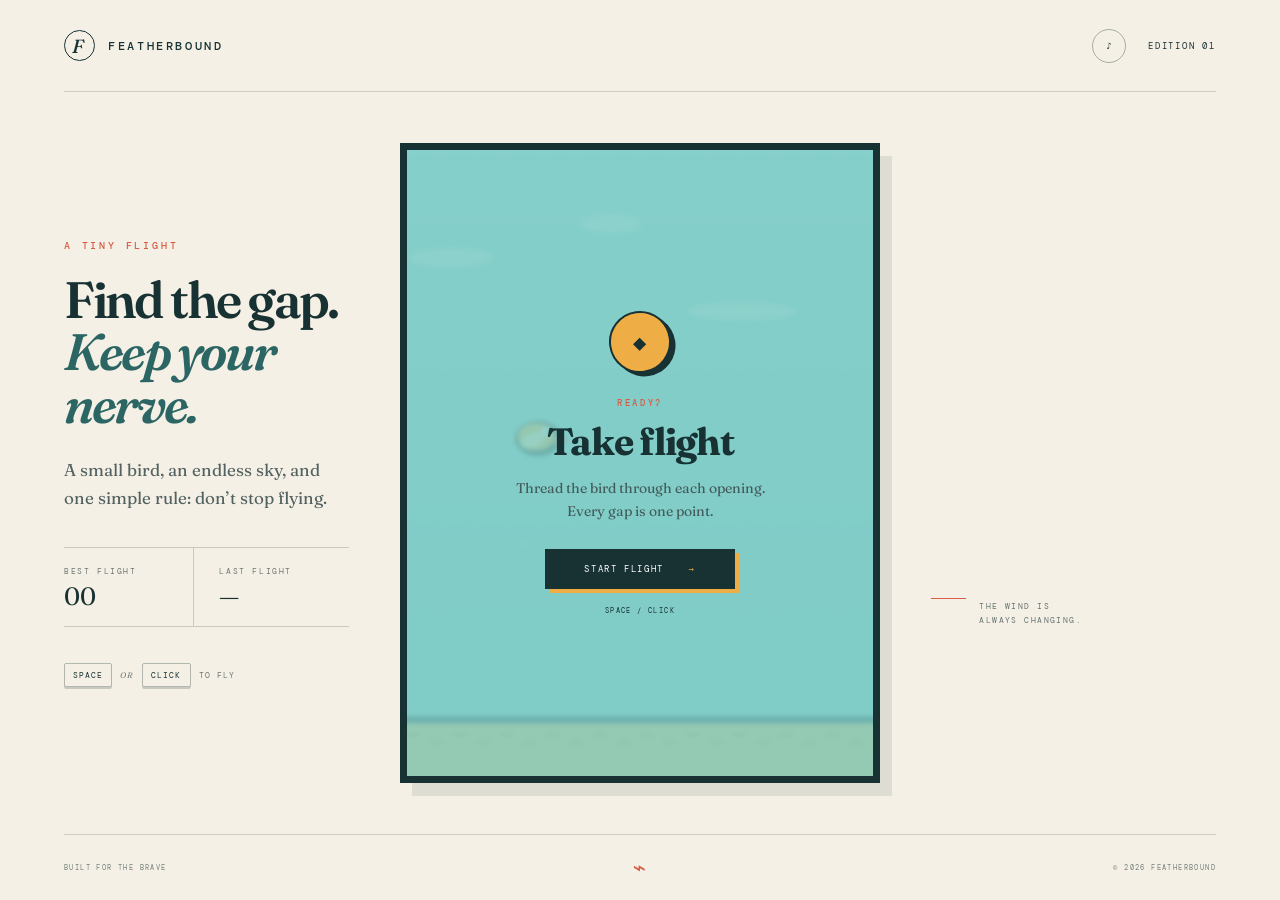
<file: index.html>
<!doctype html>
<html lang="en">
<head>
  <meta charset="utf-8">
  <meta name="viewport" content="width=device-width, initial-scale=1">
  <meta name="theme-color" content="#8bd8d4">
  <title>Featherbound — A Tiny Flight</title>
  <link rel="preconnect" href="https://fonts.googleapis.com">
  <link rel="preconnect" href="https://fonts.gstatic.com" crossorigin>
  <link href="https://fonts.googleapis.com/css2?family=DM+Mono:wght@400;500&family=Fraunces:opsz,wght@9..144,600;9..144,700&display=swap" rel="stylesheet">
  <link rel="stylesheet" href="flappy.css">
</head>
<body>
  <main class="page-shell">
    <header class="site-header">
      <a class="brand" href="#" aria-label="Featherbound home">
        <span class="brand-mark" aria-hidden="true">F</span>
        <span>FEATHERBOUND</span>
      </a>
      <div class="header-actions">
        <button class="icon-button" id="soundButton" type="button" aria-label="Mute sound" aria-pressed="false">
          <span id="soundIcon" aria-hidden="true">♪</span>
        </button>
        <span class="edition">EDITION 01</span>
      </div>
    </header>

    <section class="game-layout" aria-labelledby="gameTitle">
      <aside class="intro-panel">
        <p class="eyebrow">A TINY FLIGHT</p>
        <h1 id="gameTitle">Find the gap.<br><em>Keep your nerve.</em></h1>
        <p class="intro-copy">A small bird, an endless sky, and one simple rule: don’t stop flying.</p>

        <dl class="score-card">
          <div>
            <dt>BEST FLIGHT</dt>
            <dd id="bestScore">00</dd>
          </div>
          <div>
            <dt>LAST FLIGHT</dt>
            <dd id="lastScore">—</dd>
          </div>
        </dl>

        <div class="controls-note">
          <span class="key">SPACE</span>
          <span class="or">OR</span>
          <span class="key">CLICK</span>
          <span>TO FLY</span>
        </div>
      </aside>

      <div class="game-frame" id="gameFrame">
        <canvas id="gameCanvas" width="480" height="640" aria-label="Featherbound game area"></canvas>
        <div class="game-overlay" id="gameOverlay">
          <div class="bird-emblem" aria-hidden="true"><span>◆</span></div>
          <p class="overlay-kicker" id="overlayKicker">READY?</p>
          <h2 id="overlayTitle">Take flight</h2>
          <p id="overlayCopy">Thread the bird through each opening.<br>Every gap is one point.</p>
          <button class="start-button" id="startButton" type="button">START FLIGHT <span>→</span></button>
          <p class="overlay-hint">SPACE / CLICK</p>
        </div>
        <button class="pause-button" id="pauseButton" type="button" aria-label="Pause game">Ⅱ</button>
      </div>

      <aside class="side-note" aria-label="Game hint">
        <span class="note-line"></span>
        <p>THE WIND IS<br>ALWAYS CHANGING.</p>
      </aside>
    </section>

    <footer>
      <span>BUILT FOR THE BRAVE</span>
      <span class="footer-bird" aria-hidden="true">⌁</span>
      <span>© 2026 FEATHERBOUND</span>
    </footer>
  </main>
  <script src="flappy.js"></script>
</body>
</html>
</file>
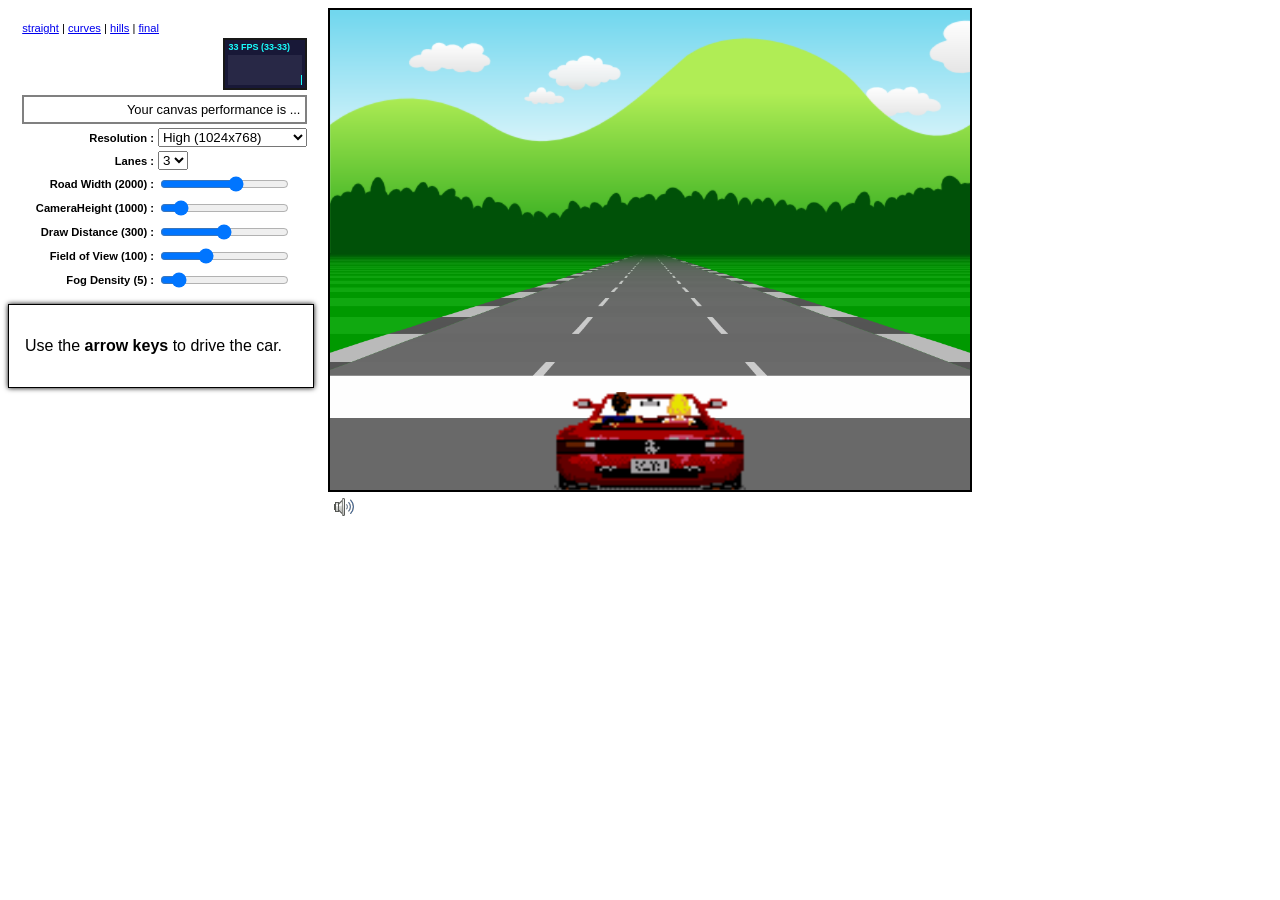
<file: v1.straight.html>
<!DOCTYPE html> 

<html>
<head>
  <title>Javascript Racer - v1 (straight)</title>
  <meta http-equiv="Content-Type" content="text/html; charset=utf-8"/>
  <link href="common.css" rel="stylesheet" type="text/css" />
</head> 

<body> 

  <table id="controls">
    <tr>
      <td colspan="2">
        <a href='v1.straight.html'>straight</a> |
        <a href='v2.curves.html'>curves</a>     |
        <a href='v3.hills.html'>hills</a>       |
        <a href='v4.final.html'>final</a>
      </td>
    </tr>
    <tr><td id="fps" colspan="2" align="right"></td></tr>
    <tr>
      <th><label for="resolution">Resolution :</label></th>
      <td>
        <select id="resolution" style="width:100%">
          <option value='fine'>Fine (1280x960)</option>
          <option selected value='high'>High (1024x768)</option>
          <option value='medium'>Medium (640x480)</option>
          <option value='low'>Low (480x360)</option>
        </select>
      </td>
    </tr>
    <tr>
      <th><label for="lanes">Lanes :</label></th>
      <td>
        <select id="lanes">
          <option>1</option>
          <option>2</option>
          <option selected>3</option>
          <option>4</option>
        </select>
      </td>
    </tr>
    <tr>
      <th><label for="roadWidth">Road Width (<span id="currentRoadWidth"></span>) :</label></th>
      <td><input id="roadWidth" type='range' min='500' max='3000' title="integer (500-3000)"></td>
    </tr>
    <tr>
      <th><label for="cameraHeight">CameraHeight (<span id="currentCameraHeight"></span>) :</label></th>
      <td><input id="cameraHeight" type='range' min='500' max='5000' title="integer (500-5000)"></td>
    </tr>
    <tr>
      <th><label for="drawDistance">Draw Distance (<span id="currentDrawDistance"></span>) :</label></th>
      <td><input id="drawDistance" type='range' min='100' max='500' title="integer (100-500)"></td>
    </tr>
    <tr>
      <th><label for="fieldOfView">Field of View (<span id="currentFieldOfView"></span>) :</label></th>
      <td><input id="fieldOfView" type='range' min='80' max='140' title="integer (80-140)"></td>
    </tr>
    <tr>
      <th><label for="fogDensity">Fog Density (<span id="currentFogDensity"></span>) :</label></th>
      <td><input id="fogDensity" type='range' min='0' max='50' title="integer (0-50)"></td>
    </tr>
  </table>

  <div id='instructions'>
    <p>Use the <b>arrow keys</b> to drive the car.</p>
  </div>

  <div id="racer">
    <canvas id="canvas">
      Sorry, this example cannot be run because your browser does not support the &lt;canvas&gt; element
    </canvas>
    Loading...
  </div>

  <audio id='music'>
    <source src="music/racer.ogg">
    <source src="music/racer.mp3">
  </audio>
  <span id="mute"></span>

  <script src="stats.js"></script>
  <script src="common.js"></script>
  <script>

    var fps           = 60;                      // how many 'update' frames per second
    var step          = 1/fps;                   // how long is each frame (in seconds)
    var width         = 1024;                    // logical canvas width
    var height        = 768;                     // logical canvas height
    var segments      = [];                      // array of road segments
    var stats         = Game.stats('fps');       // mr.doobs FPS counter
    var canvas        = Dom.get('canvas');       // our canvas...
    var ctx           = canvas.getContext('2d'); // ...and its drawing context
    var background    = null;                    // our background image (loaded below)
    var sprites       = null;                    // our spritesheet (loaded below)
    var resolution    = null;                    // scaling factor to provide resolution independence (computed)
    var roadWidth     = 2000;                    // actually half the roads width, easier math if the road spans from -roadWidth to +roadWidth
    var segmentLength = 200;                     // length of a single segment
    var rumbleLength  = 3;                       // number of segments per red/white rumble strip
    var trackLength   = null;                    // z length of entire track (computed)
    var lanes         = 3;                       // number of lanes
    var fieldOfView   = 100;                     // angle (degrees) for field of view
    var cameraHeight  = 1000;                    // z height of camera
    var cameraDepth   = null;                    // z distance camera is from screen (computed)
    var drawDistance  = 300;                     // number of segments to draw
    var playerX       = 0;                       // player x offset from center of road (-1 to 1 to stay independent of roadWidth)
    var playerZ       = null;                    // player relative z distance from camera (computed)
    var fogDensity    = 5;                       // exponential fog density
    var position      = 0;                       // current camera Z position (add playerZ to get player's absolute Z position)
    var speed         = 0;                       // current speed
    var maxSpeed      = segmentLength/step;      // top speed (ensure we can't move more than 1 segment in a single frame to make collision detection easier)
    var accel         =  maxSpeed/5;             // acceleration rate - tuned until it 'felt' right
    var breaking      = -maxSpeed;               // deceleration rate when braking
    var decel         = -maxSpeed/5;             // 'natural' deceleration rate when neither accelerating, nor braking
    var offRoadDecel  = -maxSpeed/2;             // off road deceleration is somewhere in between
    var offRoadLimit  =  maxSpeed/4;             // limit when off road deceleration no longer applies (e.g. you can always go at least this speed even when off road)

    var keyLeft       = false;
    var keyRight      = false;
    var keyFaster     = false;
    var keySlower     = false;

    //=========================================================================
    // UPDATE THE GAME WORLD
    //=========================================================================

    function update(dt) {

      position = Util.increase(position, dt * speed, trackLength);

      var dx = dt * 2 * (speed/maxSpeed); // at top speed, should be able to cross from left to right (-1 to 1) in 1 second

      if (keyLeft)
        playerX = playerX - dx;
      else if (keyRight)
        playerX = playerX + dx;

      if (keyFaster)
        speed = Util.accelerate(speed, accel, dt);
      else if (keySlower)
        speed = Util.accelerate(speed, breaking, dt);
      else
        speed = Util.accelerate(speed, decel, dt);

      if (((playerX < -1) || (playerX > 1)) && (speed > offRoadLimit))
        speed = Util.accelerate(speed, offRoadDecel, dt);

      playerX = Util.limit(playerX, -2, 2);     // dont ever let player go too far out of bounds
      speed   = Util.limit(speed, 0, maxSpeed); // or exceed maxSpeed

    }

    //=========================================================================
    // RENDER THE GAME WORLD
    //=========================================================================

    function render() {

      var baseSegment = findSegment(position);
      var maxy        = height;

      ctx.clearRect(0, 0, width, height);

      Render.background(ctx, background, width, height, BACKGROUND.SKY);
      Render.background(ctx, background, width, height, BACKGROUND.HILLS);
      Render.background(ctx, background, width, height, BACKGROUND.TREES);

      var n, segment;

      for(n = 0 ; n < drawDistance ; n++) {

        segment        = segments[(baseSegment.index + n) % segments.length];
        segment.looped = segment.index < baseSegment.index;
        segment.fog    = Util.exponentialFog(n/drawDistance, fogDensity);

        Util.project(segment.p1, (playerX * roadWidth), cameraHeight, position - (segment.looped ? trackLength : 0), cameraDepth, width, height, roadWidth);
        Util.project(segment.p2, (playerX * roadWidth), cameraHeight, position - (segment.looped ? trackLength : 0), cameraDepth, width, height, roadWidth);

        if ((segment.p1.camera.z <= cameraDepth) || // behind us
            (segment.p2.screen.y >= maxy))          // clip by (already rendered) segment
          continue;

        Render.segment(ctx, width, lanes,
                       segment.p1.screen.x,
                       segment.p1.screen.y,
                       segment.p1.screen.w,
                       segment.p2.screen.x,
                       segment.p2.screen.y,
                       segment.p2.screen.w,
                       segment.fog,
                       segment.color);

        maxy = segment.p2.screen.y;
      }

      Render.player(ctx, width, height, resolution, roadWidth, sprites, speed/maxSpeed,
                    cameraDepth/playerZ,
                    width/2,
                    height,
                    speed * (keyLeft ? -1 : keyRight ? 1 : 0),
                    0);
    }

    //=========================================================================
    // BUILD ROAD GEOMETRY
    //=========================================================================

    function resetRoad() {
      segments = [];
      for(var n = 0 ; n < 500 ; n++) {
        segments.push({
           index: n,
           p1: { world: { z:  n   *segmentLength }, camera: {}, screen: {} },
           p2: { world: { z: (n+1)*segmentLength }, camera: {}, screen: {} },
           color: Math.floor(n/rumbleLength)%2 ? COLORS.DARK : COLORS.LIGHT
        });
      }

      segments[findSegment(playerZ).index + 2].color = COLORS.START;
      segments[findSegment(playerZ).index + 3].color = COLORS.START;
      for(var n = 0 ; n < rumbleLength ; n++)
        segments[segments.length-1-n].color = COLORS.FINISH;

      trackLength = segments.length * segmentLength;
    }

    function findSegment(z) {
      return segments[Math.floor(z/segmentLength) % segments.length];
    }

    //=========================================================================
    // THE GAME LOOP
    //=========================================================================

    Game.run({
      canvas: canvas, render: render, update: update, stats: stats, step: step,
      images: ["background", "sprites"],
      keys: [
        { keys: [KEY.LEFT,  KEY.A], mode: 'down', action: function() { keyLeft   = true;  } },
        { keys: [KEY.RIGHT, KEY.D], mode: 'down', action: function() { keyRight  = true;  } },
        { keys: [KEY.UP,    KEY.W], mode: 'down', action: function() { keyFaster = true;  } },
        { keys: [KEY.DOWN,  KEY.S], mode: 'down', action: function() { keySlower = true;  } },
        { keys: [KEY.LEFT,  KEY.A], mode: 'up',   action: function() { keyLeft   = false; } },
        { keys: [KEY.RIGHT, KEY.D], mode: 'up',   action: function() { keyRight  = false; } },
        { keys: [KEY.UP,    KEY.W], mode: 'up',   action: function() { keyFaster = false; } },
        { keys: [KEY.DOWN,  KEY.S], mode: 'up',   action: function() { keySlower = false; } }
      ],
      ready: function(images) {
        background = images[0];
        sprites    = images[1];
        reset();
      }
    });

    function reset(options) {
      options       = options || {};
      canvas.width  = width  = Util.toInt(options.width,          width);
      canvas.height = height = Util.toInt(options.height,         height);
      lanes                  = Util.toInt(options.lanes,          lanes);
      roadWidth              = Util.toInt(options.roadWidth,      roadWidth);
      cameraHeight           = Util.toInt(options.cameraHeight,   cameraHeight);
      drawDistance           = Util.toInt(options.drawDistance,   drawDistance);
      fogDensity             = Util.toInt(options.fogDensity,     fogDensity);
      fieldOfView            = Util.toInt(options.fieldOfView,    fieldOfView);
      segmentLength          = Util.toInt(options.segmentLength,  segmentLength);
      rumbleLength           = Util.toInt(options.rumbleLength,   rumbleLength);
      cameraDepth            = 1 / Math.tan((fieldOfView/2) * Math.PI/180);
      playerZ                = (cameraHeight * cameraDepth);
      resolution             = height/480;
      refreshTweakUI();

      if ((segments.length==0) || (options.segmentLength) || (options.rumbleLength))
        resetRoad(); // only rebuild road when necessary
    }

    //=========================================================================
    // TWEAK UI HANDLERS
    //=========================================================================

    Dom.on('resolution', 'change', function(ev) {
      var w, h, ratio;
      switch(ev.target.options[ev.target.selectedIndex].value) {
        case 'fine':   w = 1280; h = 960;  ratio=w/width; break;
        case 'high':   w = 1024; h = 768;  ratio=w/width; break;
        case 'medium': w = 640;  h = 480;  ratio=w/width; break;
        case 'low':    w = 480;  h = 360;  ratio=w/width; break;
      }
      reset({ width: w, height: h })
      Dom.blur(ev);
    });

    Dom.on('lanes',          'change', function(ev) { Dom.blur(ev); reset({ lanes:         ev.target.options[ev.target.selectedIndex].value }); });
    Dom.on('roadWidth',      'change', function(ev) { Dom.blur(ev); reset({ roadWidth:     Util.limit(Util.toInt(ev.target.value), Util.toInt(ev.target.getAttribute('min')), Util.toInt(ev.target.getAttribute('max'))) }); });
    Dom.on('cameraHeight',   'change', function(ev) { Dom.blur(ev); reset({ cameraHeight:  Util.limit(Util.toInt(ev.target.value), Util.toInt(ev.target.getAttribute('min')), Util.toInt(ev.target.getAttribute('max'))) }); });
    Dom.on('drawDistance',   'change', function(ev) { Dom.blur(ev); reset({ drawDistance:  Util.limit(Util.toInt(ev.target.value), Util.toInt(ev.target.getAttribute('min')), Util.toInt(ev.target.getAttribute('max'))) }); });
    Dom.on('fieldOfView',    'change', function(ev) { Dom.blur(ev); reset({ fieldOfView:   Util.limit(Util.toInt(ev.target.value), Util.toInt(ev.target.getAttribute('min')), Util.toInt(ev.target.getAttribute('max'))) }); });
    Dom.on('fogDensity',     'change', function(ev) { Dom.blur(ev); reset({ fogDensity:    Util.limit(Util.toInt(ev.target.value), Util.toInt(ev.target.getAttribute('min')), Util.toInt(ev.target.getAttribute('max'))) }); });

    function refreshTweakUI() {
      Dom.get('lanes').selectedIndex = lanes-1;
      Dom.get('currentRoadWidth').innerHTML      = Dom.get('roadWidth').value      = roadWidth;
      Dom.get('currentCameraHeight').innerHTML   = Dom.get('cameraHeight').value   = cameraHeight;
      Dom.get('currentDrawDistance').innerHTML   = Dom.get('drawDistance').value   = drawDistance;
      Dom.get('currentFieldOfView').innerHTML    = Dom.get('fieldOfView').value    = fieldOfView;
      Dom.get('currentFogDensity').innerHTML     = Dom.get('fogDensity').value     = fogDensity;
    }

    //=========================================================================

  </script>

</body>
</file>
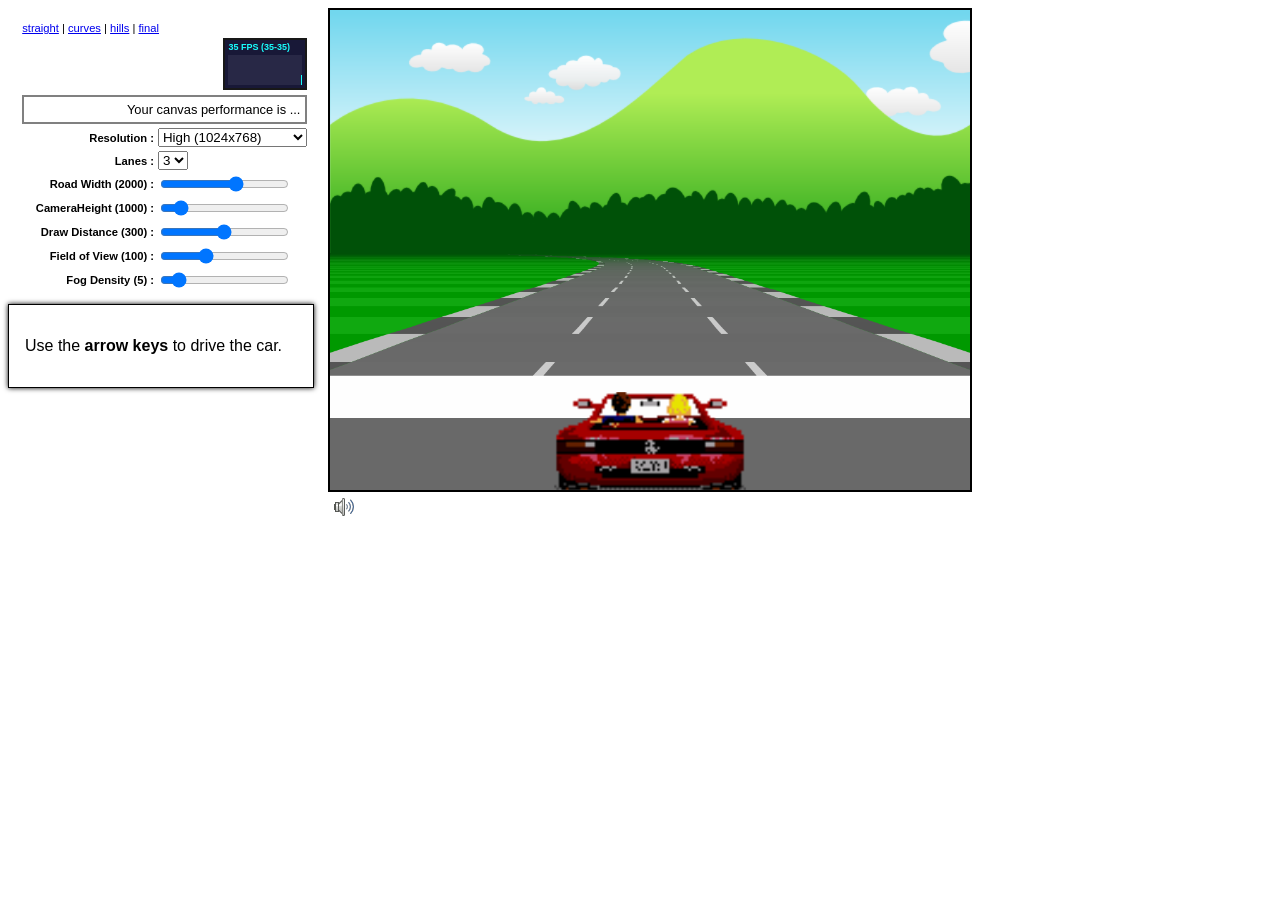
<file: v2.curves.html>
<!DOCTYPE html> 

<html>
<head>
  <title>Javascript Racer - v2 (curves)</title>
  <meta http-equiv="Content-Type" content="text/html; charset=utf-8"/>
  <link href="common.css" rel="stylesheet" type="text/css" />
</head> 

<body> 

  <table id="controls">
    <tr>
      <td colspan="2">
        <a href='v1.straight.html'>straight</a> |
        <a href='v2.curves.html'>curves</a>     |
        <a href='v3.hills.html'>hills</a>       |
        <a href='v4.final.html'>final</a>
      </td>
    </tr>
    <tr><td id="fps" colspan="2" align="right"></td></tr>
    <tr>
      <th><label for="resolution">Resolution :</label></th>
      <td>
        <select id="resolution" style="width:100%">
          <option value='fine'>Fine (1280x960)</option>
          <option selected value='high'>High (1024x768)</option>
          <option value='medium'>Medium (640x480)</option>
          <option value='low'>Low (480x360)</option>
        </select>
      </td>
    </tr>
    <tr>
      <th><label for="lanes">Lanes :</label></th>
      <td>
        <select id="lanes">
          <option>1</option>
          <option>2</option>
          <option selected>3</option>
          <option>4</option>
        </select>
      </td>
    </tr>
    <tr>
      <th><label for="roadWidth">Road Width (<span id="currentRoadWidth"></span>) :</label></th>
      <td><input id="roadWidth" type='range' min='500' max='3000' title="integer (500-3000)"></td>
    </tr>
    <tr>
      <th><label for="cameraHeight">CameraHeight (<span id="currentCameraHeight"></span>) :</label></th>
      <td><input id="cameraHeight" type='range' min='500' max='5000' title="integer (500-5000)"></td>
    </tr>
    <tr>
      <th><label for="drawDistance">Draw Distance (<span id="currentDrawDistance"></span>) :</label></th>
      <td><input id="drawDistance" type='range' min='100' max='500' title="integer (100-500)"></td>
    </tr>
    <tr>
      <th><label for="fieldOfView">Field of View (<span id="currentFieldOfView"></span>) :</label></th>
      <td><input id="fieldOfView" type='range' min='80' max='140' title="integer (80-140)"></td>
    </tr>
    <tr>
      <th><label for="fogDensity">Fog Density (<span id="currentFogDensity"></span>) :</label></th>
      <td><input id="fogDensity" type='range' min='0' max='50' title="integer (0-50)"></td>
    </tr>
  </table>

  <div id='instructions'>
    <p>Use the <b>arrow keys</b> to drive the car.</p>
  </div>

  <div id="racer">
    <canvas id="canvas">
      Sorry, this example cannot be run because your browser does not support the &lt;canvas&gt; element
    </canvas>
    Loading...
  </div>

  <audio id='music'>
    <source src="music/racer.ogg">
    <source src="music/racer.mp3">
  </audio>
  <span id="mute"></span>

  <script src="stats.js"></script>
  <script src="common.js"></script>
  <script>

    var fps           = 60;                      // how many 'update' frames per second
    var step          = 1/fps;                   // how long is each frame (in seconds)
    var width         = 1024;                    // logical canvas width
    var height        = 768;                     // logical canvas height
    var centrifugal   = 0.3;                     // centrifugal force multiplier when going around curves
    var offRoadDecel  = 0.99;                    // speed multiplier when off road (e.g. you lose 2% speed each update frame)
    var skySpeed      = 0.001;                   // background sky layer scroll speed when going around curve (or up hill)
    var hillSpeed     = 0.002;                   // background hill layer scroll speed when going around curve (or up hill)
    var treeSpeed     = 0.003;                   // background tree layer scroll speed when going around curve (or up hill)
    var skyOffset     = 0;                       // current sky scroll offset
    var hillOffset    = 0;                       // current hill scroll offset
    var treeOffset    = 0;                       // current tree scroll offset
    var segments      = [];                      // array of road segments
    var stats         = Game.stats('fps');       // mr.doobs FPS counter
    var canvas        = Dom.get('canvas');       // our canvas...
    var ctx           = canvas.getContext('2d'); // ...and its drawing context
    var background    = null;                    // our background image (loaded below)
    var sprites       = null;                    // our spritesheet (loaded below)
    var resolution    = null;                    // scaling factor to provide resolution independence (computed)
    var roadWidth     = 2000;                    // actually half the roads width, easier math if the road spans from -roadWidth to +roadWidth
    var segmentLength = 200;                     // length of a single segment
    var rumbleLength  = 3;                       // number of segments per red/white rumble strip
    var trackLength   = null;                    // z length of entire track (computed)
    var lanes         = 3;                       // number of lanes
    var fieldOfView   = 100;                     // angle (degrees) for field of view
    var cameraHeight  = 1000;                    // z height of camera
    var cameraDepth   = null;                    // z distance camera is from screen (computed)
    var drawDistance  = 300;                     // number of segments to draw
    var playerX       = 0;                       // player x offset from center of road (-1 to 1 to stay independent of roadWidth)
    var playerZ       = null;                    // player relative z distance from camera (computed)
    var fogDensity    = 5;                       // exponential fog density
    var position      = 0;                       // current camera Z position (add playerZ to get player's absolute Z position)
    var speed         = 0;                       // current speed
    var maxSpeed      = segmentLength/step;      // top speed (ensure we can't move more than 1 segment in a single frame to make collision detection easier)
    var accel         =  maxSpeed/5;             // acceleration rate - tuned until it 'felt' right
    var breaking      = -maxSpeed;               // deceleration rate when braking
    var decel         = -maxSpeed/5;             // 'natural' deceleration rate when neither accelerating, nor braking
    var offRoadDecel  = -maxSpeed/2;             // off road deceleration is somewhere in between
    var offRoadLimit  =  maxSpeed/4;             // limit when off road deceleration no longer applies (e.g. you can always go at least this speed even when off road)

    var keyLeft       = false;
    var keyRight      = false;
    var keyFaster     = false;
    var keySlower     = false;

    //=========================================================================
    // UPDATE THE GAME WORLD
    //=========================================================================

    function update(dt) {

      var playerSegment = findSegment(position+playerZ);
      var speedPercent  = speed/maxSpeed;
      var dx            = dt * 2 * speedPercent; // at top speed, should be able to cross from left to right (-1 to +1) in 1 second

      position = Util.increase(position, dt * speed, trackLength);

      skyOffset  = Util.increase(skyOffset,  skySpeed  * playerSegment.curve * speedPercent, 1);
      hillOffset = Util.increase(hillOffset, hillSpeed * playerSegment.curve * speedPercent, 1);
      treeOffset = Util.increase(treeOffset, treeSpeed * playerSegment.curve * speedPercent, 1);

      if (keyLeft)
        playerX = playerX - dx;
      else if (keyRight)
        playerX = playerX + dx;

      playerX = playerX - (dx * speedPercent * playerSegment.curve * centrifugal);

      if (keyFaster)
        speed = Util.accelerate(speed, accel, dt);
      else if (keySlower)
        speed = Util.accelerate(speed, breaking, dt);
      else
        speed = Util.accelerate(speed, decel, dt);

      if (((playerX < -1) || (playerX > 1)) && (speed > offRoadLimit))
        speed = Util.accelerate(speed, offRoadDecel, dt);

      playerX = Util.limit(playerX, -2, 2);     // dont ever let player go too far out of bounds
      speed   = Util.limit(speed, 0, maxSpeed); // or exceed maxSpeed

    }

    //=========================================================================
    // RENDER THE GAME WORLD
    //=========================================================================

    function render() {

      var baseSegment = findSegment(position);
      var basePercent = Util.percentRemaining(position, segmentLength);
      var maxy        = height;

      var x  = 0;
      var dx = - (baseSegment.curve * basePercent);

      ctx.clearRect(0, 0, width, height);

      Render.background(ctx, background, width, height, BACKGROUND.SKY,   skyOffset);
      Render.background(ctx, background, width, height, BACKGROUND.HILLS, hillOffset);
      Render.background(ctx, background, width, height, BACKGROUND.TREES, treeOffset);

      var n, segment;

      for(n = 0 ; n < drawDistance ; n++) {

        segment        = segments[(baseSegment.index + n) % segments.length];
        segment.looped = segment.index < baseSegment.index;
        segment.fog    = Util.exponentialFog(n/drawDistance, fogDensity);

        Util.project(segment.p1, (playerX * roadWidth) - x,      cameraHeight, position - (segment.looped ? trackLength : 0), cameraDepth, width, height, roadWidth);
        Util.project(segment.p2, (playerX * roadWidth) - x - dx, cameraHeight, position - (segment.looped ? trackLength : 0), cameraDepth, width, height, roadWidth);

        x  = x + dx;
        dx = dx + segment.curve;

        if ((segment.p1.camera.z <= cameraDepth) ||  // behind us
            (segment.p2.screen.y >= maxy))           // clip by (already rendered) segment
          continue;

        Render.segment(ctx, width, lanes,
                       segment.p1.screen.x,
                       segment.p1.screen.y,
                       segment.p1.screen.w,
                       segment.p2.screen.x,
                       segment.p2.screen.y,
                       segment.p2.screen.w,
                       segment.fog,
                       segment.color);

        maxy = segment.p2.screen.y;
      }

      Render.player(ctx, width, height, resolution, roadWidth, sprites, speed/maxSpeed,
                    cameraDepth/playerZ,
                    width/2,
                    height,
                    speed * (keyLeft ? -1 : keyRight ? 1 : 0),
                    0);
    }

    //=========================================================================
    // BUILD ROAD GEOMETRY
    //=========================================================================

    function addSegment(curve) {
      var n = segments.length;
      segments.push({
         index: n,
            p1: { world: { z:  n   *segmentLength }, camera: {}, screen: {} },
            p2: { world: { z: (n+1)*segmentLength }, camera: {}, screen: {} },
         curve: curve,
         color: Math.floor(n/rumbleLength)%2 ? COLORS.DARK : COLORS.LIGHT
      });
    }

    function addRoad(enter, hold, leave, curve) {
      var n;
      for(n = 0 ; n < enter ; n++)
        addSegment(Util.easeIn(0, curve, n/enter));
      for(n = 0 ; n < hold  ; n++)
        addSegment(curve);
      for(n = 0 ; n < leave ; n++)
        addSegment(Util.easeInOut(curve, 0, n/leave));
    }

    var ROAD = {
      LENGTH: { NONE: 0, SHORT:  25, MEDIUM:  50, LONG:  100 },
      CURVE:  { NONE: 0, EASY:    2, MEDIUM:   4, HARD:    6 }
    };

    function addStraight(num) {
      num = num || ROAD.LENGTH.MEDIUM;
      addRoad(num, num, num, 0);
    }

    function addCurve(num, curve) {
      num    = num    || ROAD.LENGTH.MEDIUM;
      curve  = curve  || ROAD.CURVE.MEDIUM;
      addRoad(num, num, num, curve);
    }
        
    function addSCurves() {
      addRoad(ROAD.LENGTH.MEDIUM, ROAD.LENGTH.MEDIUM, ROAD.LENGTH.MEDIUM,  -ROAD.CURVE.EASY);
      addRoad(ROAD.LENGTH.MEDIUM, ROAD.LENGTH.MEDIUM, ROAD.LENGTH.MEDIUM,   ROAD.CURVE.MEDIUM);
      addRoad(ROAD.LENGTH.MEDIUM, ROAD.LENGTH.MEDIUM, ROAD.LENGTH.MEDIUM,   ROAD.CURVE.EASY);
      addRoad(ROAD.LENGTH.MEDIUM, ROAD.LENGTH.MEDIUM, ROAD.LENGTH.MEDIUM,  -ROAD.CURVE.EASY);
      addRoad(ROAD.LENGTH.MEDIUM, ROAD.LENGTH.MEDIUM, ROAD.LENGTH.MEDIUM,  -ROAD.CURVE.MEDIUM);
    }

    function resetRoad() {
      segments = [];

      addStraight(ROAD.LENGTH.SHORT/4);
      addSCurves();
      addStraight(ROAD.LENGTH.LONG);
      addCurve(ROAD.LENGTH.MEDIUM, ROAD.CURVE.MEDIUM);
      addCurve(ROAD.LENGTH.LONG, ROAD.CURVE.MEDIUM);
      addStraight();
      addSCurves();
      addCurve(ROAD.LENGTH.LONG, -ROAD.CURVE.MEDIUM);
      addCurve(ROAD.LENGTH.LONG, ROAD.CURVE.MEDIUM);
      addStraight();
      addSCurves();
      addCurve(ROAD.LENGTH.LONG, -ROAD.CURVE.EASY);

      segments[findSegment(playerZ).index + 2].color = COLORS.START;
      segments[findSegment(playerZ).index + 3].color = COLORS.START;
      for(var n = 0 ; n < rumbleLength ; n++)
        segments[segments.length-1-n].color = COLORS.FINISH;

      trackLength = segments.length * segmentLength;
    }

    function findSegment(z) {
      return segments[Math.floor(z/segmentLength) % segments.length]; 
    }

    //=========================================================================
    // THE GAME LOOP
    //=========================================================================

    Game.run({
      canvas: canvas, render: render, update: update, stats: stats, step: step,
      images: ["background", "sprites"],
      keys: [
        { keys: [KEY.LEFT,  KEY.A], mode: 'down', action: function() { keyLeft   = true;  } },
        { keys: [KEY.RIGHT, KEY.D], mode: 'down', action: function() { keyRight  = true;  } },
        { keys: [KEY.UP,    KEY.W], mode: 'down', action: function() { keyFaster = true;  } },
        { keys: [KEY.DOWN,  KEY.S], mode: 'down', action: function() { keySlower = true;  } },
        { keys: [KEY.LEFT,  KEY.A], mode: 'up',   action: function() { keyLeft   = false; } },
        { keys: [KEY.RIGHT, KEY.D], mode: 'up',   action: function() { keyRight  = false; } },
        { keys: [KEY.UP,    KEY.W], mode: 'up',   action: function() { keyFaster = false; } },
        { keys: [KEY.DOWN,  KEY.S], mode: 'up',   action: function() { keySlower = false; } }
      ],
      ready: function(images) {
        background = images[0];
        sprites    = images[1];
        reset();
      }
    });

    function reset(options) {
      options       = options || {};
      canvas.width  = width  = Util.toInt(options.width,          width);
      canvas.height = height = Util.toInt(options.height,         height);
      lanes                  = Util.toInt(options.lanes,          lanes);
      roadWidth              = Util.toInt(options.roadWidth,      roadWidth);
      cameraHeight           = Util.toInt(options.cameraHeight,   cameraHeight);
      drawDistance           = Util.toInt(options.drawDistance,   drawDistance);
      fogDensity             = Util.toInt(options.fogDensity,     fogDensity);
      fieldOfView            = Util.toInt(options.fieldOfView,    fieldOfView);
      segmentLength          = Util.toInt(options.segmentLength,  segmentLength);
      rumbleLength           = Util.toInt(options.rumbleLength,   rumbleLength);
      cameraDepth            = 1 / Math.tan((fieldOfView/2) * Math.PI/180);
      playerZ                = (cameraHeight * cameraDepth);
      resolution             = height/480;
      refreshTweakUI();

      if ((segments.length==0) || (options.segmentLength) || (options.rumbleLength))
        resetRoad(); // only rebuild road when necessary
    }

    //=========================================================================
    // TWEAK UI HANDLERS
    //=========================================================================

    Dom.on('resolution', 'change', function(ev) {
      var w, h, ratio;
      switch(ev.target.options[ev.target.selectedIndex].value) {
        case 'fine':   w = 1280; h = 960;  ratio=w/width; break;
        case 'high':   w = 1024; h = 768;  ratio=w/width; break;
        case 'medium': w = 640;  h = 480;  ratio=w/width; break;
        case 'low':    w = 480;  h = 360;  ratio=w/width; break;
      }
      reset({ width: w, height: h })
      Dom.blur(ev);
    });

    Dom.on('lanes',          'change', function(ev) { Dom.blur(ev); reset({ lanes:         ev.target.options[ev.target.selectedIndex].value }); });
    Dom.on('roadWidth',      'change', function(ev) { Dom.blur(ev); reset({ roadWidth:     Util.limit(Util.toInt(ev.target.value), Util.toInt(ev.target.getAttribute('min')), Util.toInt(ev.target.getAttribute('max'))) }); });
    Dom.on('cameraHeight',   'change', function(ev) { Dom.blur(ev); reset({ cameraHeight:  Util.limit(Util.toInt(ev.target.value), Util.toInt(ev.target.getAttribute('min')), Util.toInt(ev.target.getAttribute('max'))) }); });
    Dom.on('drawDistance',   'change', function(ev) { Dom.blur(ev); reset({ drawDistance:  Util.limit(Util.toInt(ev.target.value), Util.toInt(ev.target.getAttribute('min')), Util.toInt(ev.target.getAttribute('max'))) }); });
    Dom.on('fieldOfView',    'change', function(ev) { Dom.blur(ev); reset({ fieldOfView:   Util.limit(Util.toInt(ev.target.value), Util.toInt(ev.target.getAttribute('min')), Util.toInt(ev.target.getAttribute('max'))) }); });
    Dom.on('fogDensity',     'change', function(ev) { Dom.blur(ev); reset({ fogDensity:    Util.limit(Util.toInt(ev.target.value), Util.toInt(ev.target.getAttribute('min')), Util.toInt(ev.target.getAttribute('max'))) }); });

    function refreshTweakUI() {
      Dom.get('lanes').selectedIndex = lanes-1;
      Dom.get('currentRoadWidth').innerHTML      = Dom.get('roadWidth').value      = roadWidth;
      Dom.get('currentCameraHeight').innerHTML   = Dom.get('cameraHeight').value   = cameraHeight;
      Dom.get('currentDrawDistance').innerHTML   = Dom.get('drawDistance').value   = drawDistance;
      Dom.get('currentFieldOfView').innerHTML    = Dom.get('fieldOfView').value    = fieldOfView;
      Dom.get('currentFogDensity').innerHTML     = Dom.get('fogDensity').value     = fogDensity;
    }

    //=========================================================================

  </script>

</body>
</file>
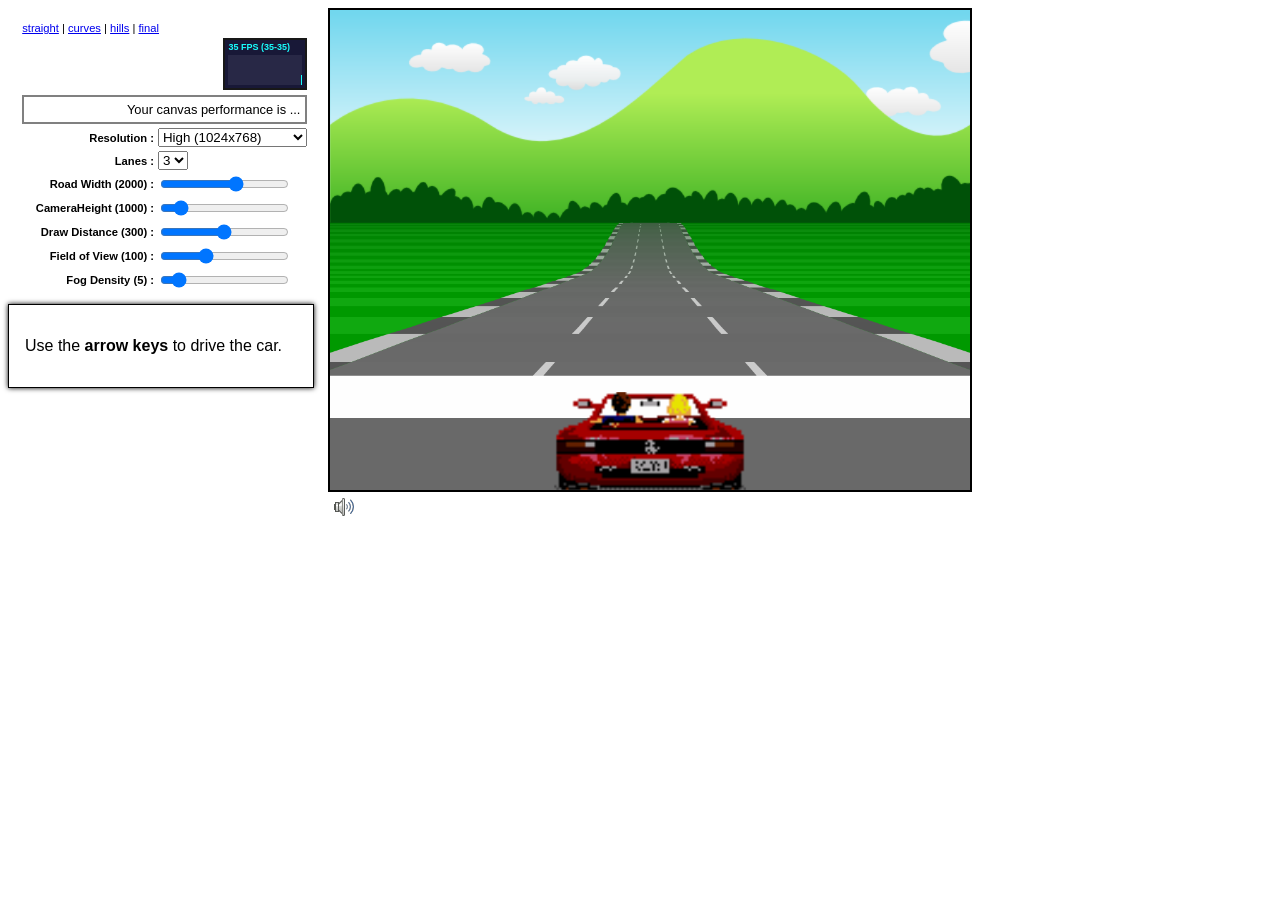
<file: v3.hills.html>
<!DOCTYPE html> 

<html>
<head>
  <title>Javascript Racer - v3 (hills)</title>
  <meta http-equiv="Content-Type" content="text/html; charset=utf-8"/>
  <link href="common.css" rel="stylesheet" type="text/css" />
</head> 

<body> 

  <table id="controls">
    <tr>
      <td colspan="2">
        <a href='v1.straight.html'>straight</a> |
        <a href='v2.curves.html'>curves</a>     |
        <a href='v3.hills.html'>hills</a>       |
        <a href='v4.final.html'>final</a>
      </td>
    </tr>
    <tr><td id="fps" colspan="2" align="right"></td></tr>
    <tr>
      <th><label for="resolution">Resolution :</label></th>
      <td>
        <select id="resolution" style="width:100%">
          <option value='fine'>Fine (1280x960)</option>
          <option selected value='high'>High (1024x768)</option>
          <option value='medium'>Medium (640x480)</option>
          <option value='low'>Low (480x360)</option>
        </select>
      </td>
    </tr>
    <tr>
      <th><label for="lanes">Lanes :</label></th>
      <td>
        <select id="lanes">
          <option>1</option>
          <option>2</option>
          <option selected>3</option>
          <option>4</option>
        </select>
      </td>
    </tr>
    <tr>
      <th><label for="roadWidth">Road Width (<span id="currentRoadWidth"></span>) :</label></th>
      <td><input id="roadWidth" type='range' min='500' max='3000' title="integer (500-3000)"></td>
    </tr>
    <tr>
      <th><label for="cameraHeight">CameraHeight (<span id="currentCameraHeight"></span>) :</label></th>
      <td><input id="cameraHeight" type='range' min='500' max='5000' title="integer (500-5000)"></td>
    </tr>
    <tr>
      <th><label for="drawDistance">Draw Distance (<span id="currentDrawDistance"></span>) :</label></th>
      <td><input id="drawDistance" type='range' min='100' max='500' title="integer (100-500)"></td>
    </tr>
    <tr>
      <th><label for="fieldOfView">Field of View (<span id="currentFieldOfView"></span>) :</label></th>
      <td><input id="fieldOfView" type='range' min='80' max='140' title="integer (80-140)"></td>
    </tr>
    <tr>
      <th><label for="fogDensity">Fog Density (<span id="currentFogDensity"></span>) :</label></th>
      <td><input id="fogDensity" type='range' min='0' max='50' title="integer (0-50)"></td>
    </tr>
  </table>

  <div id='instructions'>
    <p>Use the <b>arrow keys</b> to drive the car.</p>
  </div>

  <div id="racer">
    <canvas id="canvas">
      Sorry, this example cannot be run because your browser does not support the &lt;canvas&gt; element
    </canvas>
    Loading...
  </div>

  <audio id='music'>
    <source src="music/racer.ogg">
    <source src="music/racer.mp3">
  </audio>
  <span id="mute"></span>

  <script src="stats.js"></script>
  <script src="common.js"></script>
  <script>

    var fps           = 60;                      // how many 'update' frames per second
    var step          = 1/fps;                   // how long is each frame (in seconds)
    var width         = 1024;                    // logical canvas width
    var height        = 768;                     // logical canvas height
    var centrifugal   = 0.3;                     // centrifugal force multiplier when going around curves
    var offRoadDecel  = 0.99;                    // speed multiplier when off road (e.g. you lose 2% speed each update frame)
    var skySpeed      = 0.001;                   // background sky layer scroll speed when going around curve (or up hill)
    var hillSpeed     = 0.002;                   // background hill layer scroll speed when going around curve (or up hill)
    var treeSpeed     = 0.003;                   // background tree layer scroll speed when going around curve (or up hill)
    var skyOffset     = 0;                       // current sky scroll offset
    var hillOffset    = 0;                       // current hill scroll offset
    var treeOffset    = 0;                       // current tree scroll offset
    var segments      = [];                      // array of road segments
    var stats         = Game.stats('fps');       // mr.doobs FPS counter
    var canvas        = Dom.get('canvas');       // our canvas...
    var ctx           = canvas.getContext('2d'); // ...and its drawing context
    var background    = null;                    // our background image (loaded below)
    var sprites       = null;                    // our spritesheet (loaded below)
    var resolution    = null;                    // scaling factor to provide resolution independence (computed)
    var roadWidth     = 2000;                    // actually half the roads width, easier math if the road spans from -roadWidth to +roadWidth
    var segmentLength = 200;                     // length of a single segment
    var rumbleLength  = 3;                       // number of segments per red/white rumble strip
    var trackLength   = null;                    // z length of entire track (computed)
    var lanes         = 3;                       // number of lanes
    var fieldOfView   = 100;                     // angle (degrees) for field of view
    var cameraHeight  = 1000;                    // z height of camera
    var cameraDepth   = null;                    // z distance camera is from screen (computed)
    var drawDistance  = 300;                     // number of segments to draw
    var playerX       = 0;                       // player x offset from center of road (-1 to 1 to stay independent of roadWidth)
    var playerZ       = null;                    // player relative z distance from camera (computed)
    var fogDensity    = 5;                       // exponential fog density
    var position      = 0;                       // current camera Z position (add playerZ to get player's absolute Z position)
    var speed         = 0;                       // current speed
    var maxSpeed      = segmentLength/step;      // top speed (ensure we can't move more than 1 segment in a single frame to make collision detection easier)
    var accel         =  maxSpeed/5;             // acceleration rate - tuned until it 'felt' right
    var breaking      = -maxSpeed;               // deceleration rate when braking
    var decel         = -maxSpeed/5;             // 'natural' deceleration rate when neither accelerating, nor braking
    var offRoadDecel  = -maxSpeed/2;             // off road deceleration is somewhere in between
    var offRoadLimit  =  maxSpeed/4;             // limit when off road deceleration no longer applies (e.g. you can always go at least this speed even when off road)

    var keyLeft       = false;
    var keyRight      = false;
    var keyFaster     = false;
    var keySlower     = false;

    //=========================================================================
    // UPDATE THE GAME WORLD
    //=========================================================================

    function update(dt) {

      var playerSegment = findSegment(position+playerZ);
      var speedPercent  = speed/maxSpeed;
      var dx            = dt * 2 * speedPercent; // at top speed, should be able to cross from left to right (-1 to 1) in 1 second

      position = Util.increase(position, dt * speed, trackLength);

      skyOffset  = Util.increase(skyOffset,  skySpeed  * playerSegment.curve * speedPercent, 1);
      hillOffset = Util.increase(hillOffset, hillSpeed * playerSegment.curve * speedPercent, 1);
      treeOffset = Util.increase(treeOffset, treeSpeed * playerSegment.curve * speedPercent, 1);

      if (keyLeft)
        playerX = playerX - dx;
      else if (keyRight)
        playerX = playerX + dx;

      playerX = playerX - (dx * speedPercent * playerSegment.curve * centrifugal);

      if (keyFaster)
        speed = Util.accelerate(speed, accel, dt);
      else if (keySlower)
        speed = Util.accelerate(speed, breaking, dt);
      else
        speed = Util.accelerate(speed, decel, dt);

      if (((playerX < -1) || (playerX > 1)) && (speed > offRoadLimit))
        speed = Util.accelerate(speed, offRoadDecel, dt);

      playerX = Util.limit(playerX, -2, 2);     // dont ever let it go too far out of bounds
      speed   = Util.limit(speed, 0, maxSpeed); // or exceed maxSpeed

    }

    //=========================================================================
    // RENDER THE GAME WORLD
    //=========================================================================

    function render() {

      var baseSegment   = findSegment(position);
      var basePercent   = Util.percentRemaining(position, segmentLength);
      var playerSegment = findSegment(position+playerZ);
      var playerPercent = Util.percentRemaining(position+playerZ, segmentLength);
      var playerY       = Util.interpolate(playerSegment.p1.world.y, playerSegment.p2.world.y, playerPercent);
      var maxy          = height;

      var x  = 0;
      var dx = - (baseSegment.curve * basePercent);

      ctx.clearRect(0, 0, width, height);

      Render.background(ctx, background, width, height, BACKGROUND.SKY,   skyOffset,  resolution * skySpeed  * playerY);
      Render.background(ctx, background, width, height, BACKGROUND.HILLS, hillOffset, resolution * hillSpeed * playerY);
      Render.background(ctx, background, width, height, BACKGROUND.TREES, treeOffset, resolution * treeSpeed * playerY);

      var n, segment;

      for(n = 0 ; n < drawDistance ; n++) {

        segment        = segments[(baseSegment.index + n) % segments.length];
        segment.looped = segment.index < baseSegment.index;
        segment.fog    = Util.exponentialFog(n/drawDistance, fogDensity);

        Util.project(segment.p1, (playerX * roadWidth) - x,      playerY + cameraHeight, position - (segment.looped ? trackLength : 0), cameraDepth, width, height, roadWidth);
        Util.project(segment.p2, (playerX * roadWidth) - x - dx, playerY + cameraHeight, position - (segment.looped ? trackLength : 0), cameraDepth, width, height, roadWidth);

        x  = x + dx;
        dx = dx + segment.curve;

        if ((segment.p1.camera.z <= cameraDepth)         || // behind us
            (segment.p2.screen.y >= segment.p1.screen.y) || // back face cull
            (segment.p2.screen.y >= maxy))                  // clip by (already rendered) segment
          continue;

        Render.segment(ctx, width, lanes,
                       segment.p1.screen.x,
                       segment.p1.screen.y,
                       segment.p1.screen.w,
                       segment.p2.screen.x,
                       segment.p2.screen.y,
                       segment.p2.screen.w,
                       segment.fog,
                       segment.color);

        maxy = segment.p2.screen.y;
      }

      Render.player(ctx, width, height, resolution, roadWidth, sprites, speed/maxSpeed,
                    cameraDepth/playerZ,
                    width/2,
                    (height/2) - (cameraDepth/playerZ * Util.interpolate(playerSegment.p1.camera.y, playerSegment.p2.camera.y, playerPercent) * height/2),
                    speed * (keyLeft ? -1 : keyRight ? 1 : 0),
                    playerSegment.p2.world.y - playerSegment.p1.world.y);
    }

    //=========================================================================
    // BUILD ROAD GEOMETRY
    //=========================================================================

    function lastY() { return (segments.length == 0) ? 0 : segments[segments.length-1].p2.world.y; }

    function addSegment(curve, y) {
      var n = segments.length;
      segments.push({
         index: n,
            p1: { world: { y: lastY(), z:  n   *segmentLength }, camera: {}, screen: {} },
            p2: { world: { y: y,       z: (n+1)*segmentLength }, camera: {}, screen: {} },
         curve: curve,
         color: Math.floor(n/rumbleLength)%2 ? COLORS.DARK : COLORS.LIGHT
      });
    }

    function addRoad(enter, hold, leave, curve, y) {
      var startY   = lastY();
      var endY     = startY + (Util.toInt(y, 0) * segmentLength);
      var n, total = enter + hold + leave;
      for(n = 0 ; n < enter ; n++)
        addSegment(Util.easeIn(0, curve, n/enter), Util.easeInOut(startY, endY, n/total));
      for(n = 0 ; n < hold  ; n++)
        addSegment(curve, Util.easeInOut(startY, endY, (enter+n)/total));
      for(n = 0 ; n < leave ; n++)
        addSegment(Util.easeInOut(curve, 0, n/leave), Util.easeInOut(startY, endY, (enter+hold+n)/total));
    }

    var ROAD = {
      LENGTH: { NONE: 0, SHORT:  25, MEDIUM:  50, LONG:  100 },
      HILL:   { NONE: 0, LOW:    20, MEDIUM:  40, HIGH:   60 },
      CURVE:  { NONE: 0, EASY:    2, MEDIUM:   4, HARD:    6 }
    };

    function addStraight(num) {
      num = num || ROAD.LENGTH.MEDIUM;
      addRoad(num, num, num, 0, 0);
    }

    function addHill(num, height) {
      num    = num    || ROAD.LENGTH.MEDIUM;
      height = height || ROAD.HILL.MEDIUM;
      addRoad(num, num, num, 0, height);
    }

    function addCurve(num, curve, height) {
      num    = num    || ROAD.LENGTH.MEDIUM;
      curve  = curve  || ROAD.CURVE.MEDIUM;
      height = height || ROAD.HILL.NONE;
      addRoad(num, num, num, curve, height);
    }
        
    function addLowRollingHills(num, height) {
      num    = num    || ROAD.LENGTH.SHORT;
      height = height || ROAD.HILL.LOW;
      addRoad(num, num, num,  0,  height/2);
      addRoad(num, num, num,  0, -height);
      addRoad(num, num, num,  0,  height);
      addRoad(num, num, num,  0,  0);
      addRoad(num, num, num,  0,  height/2);
      addRoad(num, num, num,  0,  0);
    }

    function addSCurves() {
      addRoad(ROAD.LENGTH.MEDIUM, ROAD.LENGTH.MEDIUM, ROAD.LENGTH.MEDIUM,  -ROAD.CURVE.EASY,    ROAD.HILL.NONE);
      addRoad(ROAD.LENGTH.MEDIUM, ROAD.LENGTH.MEDIUM, ROAD.LENGTH.MEDIUM,   ROAD.CURVE.MEDIUM,  ROAD.HILL.MEDIUM);
      addRoad(ROAD.LENGTH.MEDIUM, ROAD.LENGTH.MEDIUM, ROAD.LENGTH.MEDIUM,   ROAD.CURVE.EASY,   -ROAD.HILL.LOW);
      addRoad(ROAD.LENGTH.MEDIUM, ROAD.LENGTH.MEDIUM, ROAD.LENGTH.MEDIUM,  -ROAD.CURVE.EASY,    ROAD.HILL.MEDIUM);
      addRoad(ROAD.LENGTH.MEDIUM, ROAD.LENGTH.MEDIUM, ROAD.LENGTH.MEDIUM,  -ROAD.CURVE.MEDIUM, -ROAD.HILL.MEDIUM);
    }

    function addDownhillToEnd(num) {
      num = num || 200;
      addRoad(num, num, num, -ROAD.CURVE.EASY, -lastY()/segmentLength);
    }

    function resetRoad() {
      segments = [];

      addStraight(ROAD.LENGTH.SHORT/2);
      addHill(ROAD.LENGTH.SHORT, ROAD.HILL.LOW);
      addLowRollingHills();
      addCurve(ROAD.LENGTH.MEDIUM, ROAD.CURVE.MEDIUM, ROAD.HILL.LOW);
      addLowRollingHills();
      addCurve(ROAD.LENGTH.LONG, ROAD.CURVE.MEDIUM, ROAD.HILL.MEDIUM);
      addStraight();
      addCurve(ROAD.LENGTH.LONG, -ROAD.CURVE.MEDIUM, ROAD.HILL.MEDIUM);
      addHill(ROAD.LENGTH.LONG, ROAD.HILL.HIGH);
      addCurve(ROAD.LENGTH.LONG, ROAD.CURVE.MEDIUM, -ROAD.HILL.LOW);
      addHill(ROAD.LENGTH.LONG, -ROAD.HILL.MEDIUM);
      addStraight();
      addDownhillToEnd();

      segments[findSegment(playerZ).index + 2].color = COLORS.START;
      segments[findSegment(playerZ).index + 3].color = COLORS.START;
      for(var n = 0 ; n < rumbleLength ; n++)
        segments[segments.length-1-n].color       = COLORS.FINISH;

      trackLength = segments.length * segmentLength;
    }

    function findSegment(z) {
      return segments[Math.floor(z/segmentLength) % segments.length]; 
    }

    //=========================================================================
    // THE GAME LOOP
    //=========================================================================

    Game.run({
      canvas: canvas, render: render, update: update, stats: stats, step: step,
      images: ["background", "sprites"],
      keys: [
        { keys: [KEY.LEFT,  KEY.A], mode: 'down', action: function() { keyLeft   = true;  } },
        { keys: [KEY.RIGHT, KEY.D], mode: 'down', action: function() { keyRight  = true;  } },
        { keys: [KEY.UP,    KEY.W], mode: 'down', action: function() { keyFaster = true;  } },
        { keys: [KEY.DOWN,  KEY.S], mode: 'down', action: function() { keySlower = true;  } },
        { keys: [KEY.LEFT,  KEY.A], mode: 'up',   action: function() { keyLeft   = false; } },
        { keys: [KEY.RIGHT, KEY.D], mode: 'up',   action: function() { keyRight  = false; } },
        { keys: [KEY.UP,    KEY.W], mode: 'up',   action: function() { keyFaster = false; } },
        { keys: [KEY.DOWN,  KEY.S], mode: 'up',   action: function() { keySlower = false; } }
      ],
      ready: function(images) {
        background = images[0];
        sprites    = images[1];
        reset();
      }
    });

    function reset(options) {
      options       = options || {};
      canvas.width  = width  = Util.toInt(options.width,          width);
      canvas.height = height = Util.toInt(options.height,         height);
      lanes                  = Util.toInt(options.lanes,          lanes);
      roadWidth              = Util.toInt(options.roadWidth,      roadWidth);
      cameraHeight           = Util.toInt(options.cameraHeight,   cameraHeight);
      drawDistance           = Util.toInt(options.drawDistance,   drawDistance);
      fogDensity             = Util.toInt(options.fogDensity,     fogDensity);
      fieldOfView            = Util.toInt(options.fieldOfView,    fieldOfView);
      segmentLength          = Util.toInt(options.segmentLength,  segmentLength);
      rumbleLength           = Util.toInt(options.rumbleLength,   rumbleLength);
      cameraDepth            = 1 / Math.tan((fieldOfView/2) * Math.PI/180);
      playerZ                = (cameraHeight * cameraDepth);
      resolution             = height/480;
      refreshTweakUI();

      if ((segments.length==0) || (options.segmentLength) || (options.rumbleLength))
        resetRoad(); // only rebuild road when necessary
    }

    //=========================================================================
    // TWEAK UI HANDLERS
    //=========================================================================

    Dom.on('resolution', 'change', function(ev) {
      var w, h, ratio;
      switch(ev.target.options[ev.target.selectedIndex].value) {
        case 'fine':   w = 1280; h = 960;  ratio=w/width; break;
        case 'high':   w = 1024; h = 768;  ratio=w/width; break;
        case 'medium': w = 640;  h = 480;  ratio=w/width; break;
        case 'low':    w = 480;  h = 360;  ratio=w/width; break;
      }
      reset({ width: w, height: h })
      Dom.blur(ev);
    });

    Dom.on('lanes',          'change', function(ev) { Dom.blur(ev); reset({ lanes:         ev.target.options[ev.target.selectedIndex].value }); });
    Dom.on('roadWidth',      'change', function(ev) { Dom.blur(ev); reset({ roadWidth:     Util.limit(Util.toInt(ev.target.value), Util.toInt(ev.target.getAttribute('min')), Util.toInt(ev.target.getAttribute('max'))) }); });
    Dom.on('cameraHeight',   'change', function(ev) { Dom.blur(ev); reset({ cameraHeight:  Util.limit(Util.toInt(ev.target.value), Util.toInt(ev.target.getAttribute('min')), Util.toInt(ev.target.getAttribute('max'))) }); });
    Dom.on('drawDistance',   'change', function(ev) { Dom.blur(ev); reset({ drawDistance:  Util.limit(Util.toInt(ev.target.value), Util.toInt(ev.target.getAttribute('min')), Util.toInt(ev.target.getAttribute('max'))) }); });
    Dom.on('fieldOfView',    'change', function(ev) { Dom.blur(ev); reset({ fieldOfView:   Util.limit(Util.toInt(ev.target.value), Util.toInt(ev.target.getAttribute('min')), Util.toInt(ev.target.getAttribute('max'))) }); });
    Dom.on('fogDensity',     'change', function(ev) { Dom.blur(ev); reset({ fogDensity:    Util.limit(Util.toInt(ev.target.value), Util.toInt(ev.target.getAttribute('min')), Util.toInt(ev.target.getAttribute('max'))) }); });

    function refreshTweakUI() {
      Dom.get('lanes').selectedIndex = lanes-1;
      Dom.get('currentRoadWidth').innerHTML      = Dom.get('roadWidth').value      = roadWidth;
      Dom.get('currentCameraHeight').innerHTML   = Dom.get('cameraHeight').value   = cameraHeight;
      Dom.get('currentDrawDistance').innerHTML   = Dom.get('drawDistance').value   = drawDistance;
      Dom.get('currentFieldOfView').innerHTML    = Dom.get('fieldOfView').value    = fieldOfView;
      Dom.get('currentFogDensity').innerHTML     = Dom.get('fogDensity').value     = fogDensity;
    }

    //=========================================================================

  </script>

</body>
</file>
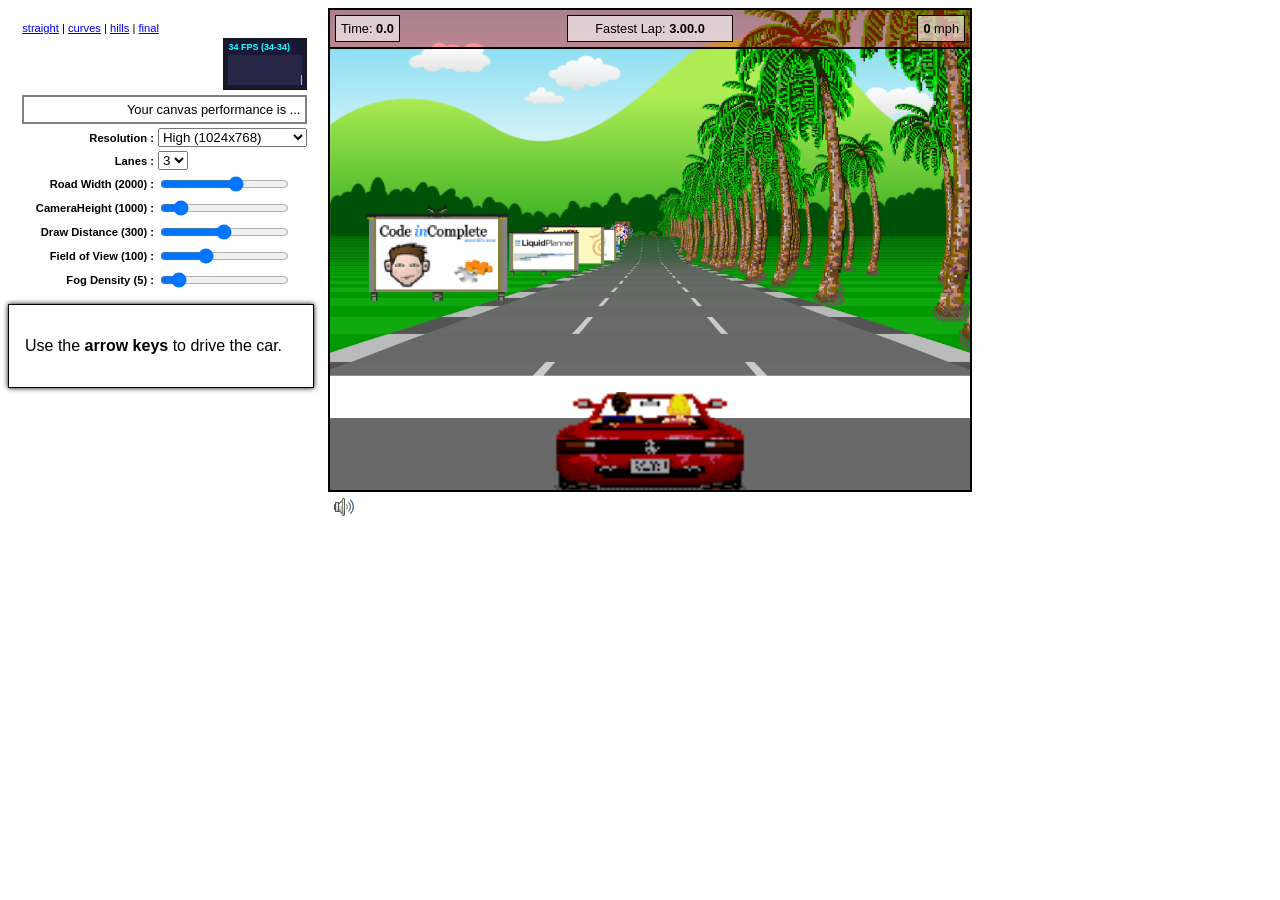
<file: v4.final.html>
<!DOCTYPE html> 

<html>
<head>
  <title>Javascript Racer - v4 (final)</title>
  <meta http-equiv="Content-Type" content="text/html; charset=utf-8"/>
  <link href="common.css" rel="stylesheet" type="text/css" />
</head> 

<body> 

  <table id="controls">
    <tr>
      <td colspan="2">
        <a href='v1.straight.html'>straight</a> |
        <a href='v2.curves.html'>curves</a>     |
        <a href='v3.hills.html'>hills</a>       |
        <a href='v4.final.html'>final</a>
      </td>
    </tr>
    <tr><td id="fps" colspan="2" align="right"></td></tr>
    <tr>
      <th><label for="resolution">Resolution :</label></th>
      <td>
        <select id="resolution" style="width:100%">
          <option value='fine'>Fine (1280x960)</option>
          <option selected value='high'>High (1024x768)</option>
          <option value='medium'>Medium (640x480)</option>
          <option value='low'>Low (480x360)</option>
        </select>
      </td>
    </tr>
    <tr>
      <th><label for="lanes">Lanes :</label></th>
      <td>
        <select id="lanes">
          <option>1</option>
          <option>2</option>
          <option selected>3</option>
          <option>4</option>
        </select>
      </td>
    </tr>
    <tr>
      <th><label for="roadWidth">Road Width (<span id="currentRoadWidth"></span>) :</label></th>
      <td><input id="roadWidth" type='range' min='500' max='3000' title="integer (500-3000)"></td>
    </tr>
    <tr>
      <th><label for="cameraHeight">CameraHeight (<span id="currentCameraHeight"></span>) :</label></th>
      <td><input id="cameraHeight" type='range' min='500' max='5000' title="integer (500-5000)"></td>
    </tr>
    <tr>
      <th><label for="drawDistance">Draw Distance (<span id="currentDrawDistance"></span>) :</label></th>
      <td><input id="drawDistance" type='range' min='100' max='500' title="integer (100-500)"></td>
    </tr>
    <tr>
      <th><label for="fieldOfView">Field of View (<span id="currentFieldOfView"></span>) :</label></th>
      <td><input id="fieldOfView" type='range' min='80' max='140' title="integer (80-140)"></td>
    </tr>
    <tr>
      <th><label for="fogDensity">Fog Density (<span id="currentFogDensity"></span>) :</label></th>
      <td><input id="fogDensity" type='range' min='0' max='50' title="integer (0-50)"></td>
    </tr>
  </table>

  <div id='instructions'>
    <p>Use the <b>arrow keys</b> to drive the car.</p>
  </div>

  <div id="racer">
    <div id="hud">
      <span id="speed"            class="hud"><span id="speed_value" class="value">0</span> mph</span>
      <span id="current_lap_time" class="hud">Time: <span id="current_lap_time_value" class="value">0.0</span></span> 
      <span id="last_lap_time"    class="hud">Last Lap: <span id="last_lap_time_value" class="value">0.0</span></span>
      <span id="fast_lap_time"    class="hud">Fastest Lap: <span id="fast_lap_time_value" class="value">0.0</span></span>
    </div>
    <canvas id="canvas">
      Sorry, this example cannot be run because your browser does not support the &lt;canvas&gt; element
    </canvas>
    Loading...
  </div>

  <audio id='music'>
    <source src="music/racer.ogg">
    <source src="music/racer.mp3">
  </audio>
  <span id="mute"></span>

  <script src="stats.js"></script>
  <script src="common.js"></script>
  <script>

    var fps            = 180;                      // how many 'update' frames per second
    var step           = 1/fps;                   // how long is each frame (in seconds)
    var width          = 1024;                    // logical canvas width
    var height         = 768;                     // logical canvas height
    var centrifugal    = 0.2;                     // centrifugal force multiplier when going around curves
    var offRoadDecel   = 0.99;                    // speed multiplier when off road (e.g. you lose 2% speed each update frame)
    var skySpeed       = 0.001;                   // background sky layer scroll speed when going around curve (or up hill)
    var hillSpeed      = 0.002;                   // background hill layer scroll speed when going around curve (or up hill)
    var treeSpeed      = 0.003;                   // background tree layer scroll speed when going around curve (or up hill)
    var skyOffset      = 0;                       // current sky scroll offset
    var hillOffset     = 0;                       // current hill scroll offset
    var treeOffset     = 0;                       // current tree scroll offset
    var segments       = [];                      // array of road segments
    var cars           = [];                      // array of cars on the road
    var stats          = Game.stats('fps');       // mr.doobs FPS counter
    var canvas         = Dom.get('canvas');       // our canvas...
    var ctx            = canvas.getContext('2d'); // ...and its drawing context
    var background     = null;                    // our background image (loaded below)
    var sprites        = null;                    // our spritesheet (loaded below)
    var resolution     = null;                    // scaling factor to provide resolution independence (computed)
    var roadWidth      = 2000;                    // actually half the roads width, easier math if the road spans from -roadWidth to +roadWidth
    var segmentLength  = 200;                     // length of a single segment
    var rumbleLength   = 3;                       // number of segments per red/white rumble strip
    var trackLength    = null;                    // z length of entire track (computed)
    var lanes          = 3;                       // number of lanes
    var fieldOfView    = 100;                     // angle (degrees) for field of view
    var cameraHeight   = 1000;                    // z height of camera
    var cameraDepth    = null;                    // z distance camera is from screen (computed)
    var drawDistance   = 300;                     // number of segments to draw
    var playerX        = 0;                       // player x offset from center of road (-1 to 1 to stay independent of roadWidth)
    var playerZ        = null;                    // player relative z distance from camera (computed)
    var fogDensity     = 5;                       // exponential fog density
    var position       = 0;                       // current camera Z position (add playerZ to get player's absolute Z position)
    var speed          = 0;                       // current speed
    var maxSpeed       = segmentLength/step;      // top speed (ensure we can't move more than 1 segment in a single frame to make collision detection easier)
    var accel          =  maxSpeed/6;             // acceleration rate - tuned until it 'felt' right
    var breaking       = -maxSpeed/2;               // deceleration rate when braking
    var decel          = -maxSpeed/7;             // 'natural' deceleration rate when neither accelerating, nor braking
    var offRoadDecel   = -maxSpeed/3;             // off road deceleration is somewhere in between
    var offRoadLimit   =  maxSpeed/4;             // limit when off road deceleration no longer applies (e.g. you can always go at least this speed even when off road)
    var totalCars      = 10;                     // total number of cars on the road
    var currentLapTime = 0;                       // current lap time
    var lastLapTime    = null;                    // last lap time

    var keyLeft        = false;
    var keyRight       = false;
    var keyFaster      = false;
    var keySlower      = false;

    var hud = {
      speed:            { value: null, dom: Dom.get('speed_value')            },
      current_lap_time: { value: null, dom: Dom.get('current_lap_time_value') },
      last_lap_time:    { value: null, dom: Dom.get('last_lap_time_value')    },
      fast_lap_time:    { value: null, dom: Dom.get('fast_lap_time_value')    }
    }

    //=========================================================================
    // UPDATE THE GAME WORLD
    //=========================================================================

    function update(dt) {

      var n, car, carW, sprite, spriteW;
      var playerSegment = findSegment(position+playerZ);
      var playerW       = SPRITES.PLAYER_STRAIGHT.w * SPRITES.SCALE;
      var speedPercent  = speed/maxSpeed;
      var dx            = dt * 2 * speedPercent; // at top speed, should be able to cross from left to right (-1 to 1) in 1 second
      var startPosition = position;

      updateCars(dt, playerSegment, playerW);

      position = Util.increase(position, dt * speed, trackLength);

      if (keyLeft)
        playerX = playerX - dx;
      else if (keyRight)
        playerX = playerX + dx;

      playerX = playerX - (dx * speedPercent * playerSegment.curve * centrifugal);

      if (keyFaster)
        speed = Util.accelerate(speed, accel, dt);
      else if (keySlower)
        speed = Util.accelerate(speed, breaking, dt);
      else
        speed = Util.accelerate(speed, decel, dt);


      if ((playerX < -1) || (playerX > 1)) {

        if (speed > offRoadLimit)
          speed = Util.accelerate(speed, offRoadDecel, dt);

        for(n = 0 ; n < playerSegment.sprites.length ; n++) {
          sprite  = playerSegment.sprites[n];
          spriteW = sprite.source.w * SPRITES.SCALE;
          if (Util.overlap(playerX, playerW, sprite.offset + spriteW/2 * (sprite.offset > 0 ? 1 : -1), spriteW)) {
            speed = maxSpeed/5;
            position = Util.increase(playerSegment.p1.world.z, -playerZ, trackLength); // stop in front of sprite (at front of segment)
            break;
          }
        }
      }

      for(n = 0 ; n < playerSegment.cars.length ; n++) {
        car  = playerSegment.cars[n];
        carW = car.sprite.w * SPRITES.SCALE;
        if (speed > car.speed) {
          if (Util.overlap(playerX, playerW, car.offset, carW, 0.8)) {
            speed    = car.speed * (car.speed/speed);
            position = Util.increase(car.z, -playerZ, trackLength);
            break;
          }
        }
      }

      playerX = Util.limit(playerX, -3, 3);     // dont ever let it go too far out of bounds
      speed   = Util.limit(speed, 0, maxSpeed); // or exceed maxSpeed

      skyOffset  = Util.increase(skyOffset,  skySpeed  * playerSegment.curve * (position-startPosition)/segmentLength, 1);
      hillOffset = Util.increase(hillOffset, hillSpeed * playerSegment.curve * (position-startPosition)/segmentLength, 1);
      treeOffset = Util.increase(treeOffset, treeSpeed * playerSegment.curve * (position-startPosition)/segmentLength, 1);

      if (position > playerZ) {
        if (currentLapTime && (startPosition < playerZ)) {
          lastLapTime    = currentLapTime;
          currentLapTime = 0;
          if (lastLapTime <= Util.toFloat(Dom.storage.fast_lap_time)) {
            Dom.storage.fast_lap_time = lastLapTime;
            updateHud('fast_lap_time', formatTime(lastLapTime));
            Dom.addClassName('fast_lap_time', 'fastest');
            Dom.addClassName('last_lap_time', 'fastest');
          }
          else {
            Dom.removeClassName('fast_lap_time', 'fastest');
            Dom.removeClassName('last_lap_time', 'fastest');
          }
          updateHud('last_lap_time', formatTime(lastLapTime));
          Dom.show('last_lap_time');
        }
        else {
          currentLapTime += dt;
        }
      }

      updateHud('speed',            5 * Math.round(speed/500));
      updateHud('current_lap_time', formatTime(currentLapTime));
    }

    //-------------------------------------------------------------------------

    function updateCars(dt, playerSegment, playerW) {
      var n, car, oldSegment, newSegment;
      for(n = 0 ; n < cars.length ; n++) {
        car         = cars[n];
        oldSegment  = findSegment(car.z);
        car.offset  = car.offset + updateCarOffset(car, oldSegment, playerSegment, playerW);
        car.z       = Util.increase(car.z, dt * car.speed, trackLength);
        car.percent = Util.percentRemaining(car.z, segmentLength); // useful for interpolation during rendering phase
        newSegment  = findSegment(car.z);
        if (oldSegment != newSegment) {
          index = oldSegment.cars.indexOf(car);
          oldSegment.cars.splice(index, 1);
          newSegment.cars.push(car);
        }
      }
    }

    function updateCarOffset(car, carSegment, playerSegment, playerW) {

      var i, j, dir, segment, otherCar, otherCarW, lookahead = 20, carW = car.sprite.w * SPRITES.SCALE;

      // optimization, dont bother steering around other cars when 'out of sight' of the player
      if ((carSegment.index - playerSegment.index) > drawDistance)
        return 0;

      for(i = 1 ; i < lookahead ; i++) {
        segment = segments[(carSegment.index+i)%segments.length];

        if ((segment === playerSegment) && (car.speed > speed) && (Util.overlap(playerX, playerW, car.offset, carW, 1.2))) {
          if (playerX > 0.5)
            dir = -1;
          else if (playerX < -0.5)
            dir = 1;
          else
            dir = (car.offset > playerX) ? 1 : -1;
          return dir * 1/i * (car.speed-speed)/maxSpeed; // the closer the cars (smaller i) and the greated the speed ratio, the larger the offset
        }

        for(j = 0 ; j < segment.cars.length ; j++) {
          otherCar  = segment.cars[j];
          otherCarW = otherCar.sprite.w * SPRITES.SCALE;
          if ((car.speed > otherCar.speed) && Util.overlap(car.offset, carW, otherCar.offset, otherCarW, 1.2)) {
            if (otherCar.offset > 0.5)
              dir = -1;
            else if (otherCar.offset < -0.5)
              dir = 1;
            else
              dir = (car.offset > otherCar.offset) ? 1 : -1;
            return dir * 1/i * (car.speed-otherCar.speed)/maxSpeed;
          }
        }
      }

      // if no cars ahead, but I have somehow ended up off road, then steer back on
      if (car.offset < -0.9)
        return 0.1;
      else if (car.offset > 0.9)
        return -0.1;
      else
        return 0;
    }

    //-------------------------------------------------------------------------

    function updateHud(key, value) { // accessing DOM can be slow, so only do it if value has changed
      if (hud[key].value !== value) {
        hud[key].value = value;
        Dom.set(hud[key].dom, value);
      }
    }

    function formatTime(dt) {
      var minutes = Math.floor(dt/60);
      var seconds = Math.floor(dt - (minutes * 60));
      var tenths  = Math.floor(10 * (dt - Math.floor(dt)));
      if (minutes > 0)
        return minutes + "." + (seconds < 10 ? "0" : "") + seconds + "." + tenths;
      else
        return seconds + "." + tenths;
    }

    //=========================================================================
    // RENDER THE GAME WORLD
    //=========================================================================

    function render() {

      var baseSegment   = findSegment(position);
      var basePercent   = Util.percentRemaining(position, segmentLength);
      var playerSegment = findSegment(position+playerZ);
      var playerPercent = Util.percentRemaining(position+playerZ, segmentLength);
      var playerY       = Util.interpolate(playerSegment.p1.world.y, playerSegment.p2.world.y, playerPercent);
      var maxy          = height;

      var x  = 0;
      var dx = - (baseSegment.curve * basePercent);

      ctx.clearRect(0, 0, width, height);

      Render.background(ctx, background, width, height, BACKGROUND.SKY,   skyOffset,  resolution * skySpeed  * playerY);
      Render.background(ctx, background, width, height, BACKGROUND.HILLS, hillOffset, resolution * hillSpeed * playerY);
      Render.background(ctx, background, width, height, BACKGROUND.TREES, treeOffset, resolution * treeSpeed * playerY);

      var n, i, segment, car, sprite, spriteScale, spriteX, spriteY;

      for(n = 0 ; n < drawDistance ; n++) {

        segment        = segments[(baseSegment.index + n) % segments.length];
        segment.looped = segment.index < baseSegment.index;
        segment.fog    = Util.exponentialFog(n/drawDistance, fogDensity);
        segment.clip   = maxy;

        Util.project(segment.p1, (playerX * roadWidth) - x,      playerY + cameraHeight, position - (segment.looped ? trackLength : 0), cameraDepth, width, height, roadWidth);
        Util.project(segment.p2, (playerX * roadWidth) - x - dx, playerY + cameraHeight, position - (segment.looped ? trackLength : 0), cameraDepth, width, height, roadWidth);

        x  = x + dx;
        dx = dx + segment.curve;

        if ((segment.p1.camera.z <= cameraDepth)         || // behind us
            (segment.p2.screen.y >= segment.p1.screen.y) || // back face cull
            (segment.p2.screen.y >= maxy))                  // clip by (already rendered) hill
          continue;

        Render.segment(ctx, width, lanes,
                       segment.p1.screen.x,
                       segment.p1.screen.y,
                       segment.p1.screen.w,
                       segment.p2.screen.x,
                       segment.p2.screen.y,
                       segment.p2.screen.w,
                       segment.fog,
                       segment.color);

        maxy = segment.p1.screen.y;
      }

      for(n = (drawDistance-1) ; n > 0 ; n--) {
        segment = segments[(baseSegment.index + n) % segments.length];

        for(i = 0 ; i < segment.cars.length ; i++) {
          car         = segment.cars[i];
          sprite      = car.sprite;
          spriteScale = Util.interpolate(segment.p1.screen.scale, segment.p2.screen.scale, car.percent);
          spriteX     = Util.interpolate(segment.p1.screen.x,     segment.p2.screen.x,     car.percent) + (spriteScale * car.offset * roadWidth * width/2);
          spriteY     = Util.interpolate(segment.p1.screen.y,     segment.p2.screen.y,     car.percent);
          Render.sprite(ctx, width, height, resolution, roadWidth, sprites, car.sprite, spriteScale, spriteX, spriteY, -0.5, -1, segment.clip);
        }

        for(i = 0 ; i < segment.sprites.length ; i++) {
          sprite      = segment.sprites[i];
          spriteScale = segment.p1.screen.scale;
          spriteX     = segment.p1.screen.x + (spriteScale * sprite.offset * roadWidth * width/2);
          spriteY     = segment.p1.screen.y;
          Render.sprite(ctx, width, height, resolution, roadWidth, sprites, sprite.source, spriteScale, spriteX, spriteY, (sprite.offset < 0 ? -1 : 0), -1, segment.clip);
        }

        if (segment == playerSegment) {
          Render.player(ctx, width, height, resolution, roadWidth, sprites, speed/maxSpeed,
                        cameraDepth/playerZ,
                        width/2,
                        (height/2) - (cameraDepth/playerZ * Util.interpolate(playerSegment.p1.camera.y, playerSegment.p2.camera.y, playerPercent) * height/2),
                        speed * (keyLeft ? -1 : keyRight ? 1 : 0),
                        playerSegment.p2.world.y - playerSegment.p1.world.y);
        }
      }
    }

    function findSegment(z) {
      return segments[Math.floor(z/segmentLength) % segments.length]; 
    }

    //=========================================================================
    // BUILD ROAD GEOMETRY
    //=========================================================================

    function lastY() { return (segments.length == 0) ? 0 : segments[segments.length-1].p2.world.y; }

    function addSegment(curve, y) {
      var n = segments.length;
      segments.push({
          index: n,
             p1: { world: { y: lastY(), z:  n   *segmentLength }, camera: {}, screen: {} },
             p2: { world: { y: y,       z: (n+1)*segmentLength }, camera: {}, screen: {} },
          curve: curve,
        sprites: [],
           cars: [],
          color: Math.floor(n/rumbleLength)%2 ? COLORS.DARK : COLORS.LIGHT
      });
    }

    function addSprite(n, sprite, offset) {
      segments[n].sprites.push({ source: sprite, offset: offset });
    }

    function addRoad(enter, hold, leave, curve, y) {
      var startY   = lastY();
      var endY     = startY + (Util.toInt(y, 0) * segmentLength);
      var n, total = enter + hold + leave;
      for(n = 0 ; n < enter ; n++)
        addSegment(Util.easeIn(0, curve, n/enter), Util.easeInOut(startY, endY, n/total));
      for(n = 0 ; n < hold  ; n++)
        addSegment(curve, Util.easeInOut(startY, endY, (enter+n)/total));
      for(n = 0 ; n < leave ; n++)
        addSegment(Util.easeInOut(curve, 0, n/leave), Util.easeInOut(startY, endY, (enter+hold+n)/total));
    }

    var ROAD = {
      LENGTH: { NONE: 0, SHORT:  25, MEDIUM:   50, LONG:  100 },
      HILL:   { NONE: 0, LOW:    30, MEDIUM:   60, HIGH:   100 },
      CURVE:  { NONE: 0, EASY:    3, MEDIUM:    6, HARD:    10 }
    };

    function addStraight(num) {
      num = num || ROAD.LENGTH.MEDIUM;
      addRoad(num, num, num, 0, 0);
    }

    function addHill(num, height) {
      num    = num    || ROAD.LENGTH.MEDIUM;
      height = height || ROAD.HILL.MEDIUM;
      addRoad(num, num, num, 0, height);
    }

    function addCurve(num, curve, height) {
      num    = num    || ROAD.LENGTH.MEDIUM;
      curve  = curve  || ROAD.CURVE.MEDIUM;
      height = height || ROAD.HILL.NONE;
      addRoad(num, num, num, curve, height);
    }
        
    function addLowRollingHills(num, height) {
      num    = num    || ROAD.LENGTH.SHORT;
      height = height || ROAD.HILL.LOW;
      addRoad(num, num, num,  0,                height/2);
      addRoad(num, num, num,  0,               -height);
      addRoad(num, num, num,  ROAD.CURVE.EASY,  height);
      addRoad(num, num, num,  0,                0);
      addRoad(num, num, num, -ROAD.CURVE.EASY,  height/2);
      addRoad(num, num, num,  0,                0);
    }

    function addSCurves() {
      addRoad(ROAD.LENGTH.MEDIUM, ROAD.LENGTH.MEDIUM, ROAD.LENGTH.MEDIUM,  -ROAD.CURVE.EASY,    ROAD.HILL.NONE);
      addRoad(ROAD.LENGTH.MEDIUM, ROAD.LENGTH.MEDIUM, ROAD.LENGTH.MEDIUM,   ROAD.CURVE.MEDIUM,  ROAD.HILL.MEDIUM);
      addRoad(ROAD.LENGTH.MEDIUM, ROAD.LENGTH.MEDIUM, ROAD.LENGTH.MEDIUM,   ROAD.CURVE.EASY,   -ROAD.HILL.LOW);
      addRoad(ROAD.LENGTH.MEDIUM, ROAD.LENGTH.MEDIUM, ROAD.LENGTH.MEDIUM,  -ROAD.CURVE.EASY,    ROAD.HILL.MEDIUM);
      addRoad(ROAD.LENGTH.MEDIUM, ROAD.LENGTH.MEDIUM, ROAD.LENGTH.MEDIUM,  -ROAD.CURVE.MEDIUM, -ROAD.HILL.MEDIUM);
    }

    function addBumps() {
      addRoad(10, 10, 10, 0,  5);
      addRoad(10, 10, 10, 0, -2);
      addRoad(10, 10, 10, 0, -5);
      addRoad(10, 10, 10, 0,  8);
      addRoad(10, 10, 10, 0,  5);
      addRoad(10, 10, 10, 0, -7);
      addRoad(10, 10, 10, 0,  5);
      addRoad(10, 10, 10, 0, -2);
    }

    function addDownhillToEnd(num) {
      num = num || 200;
      addRoad(num, num, num, -ROAD.CURVE.EASY, -lastY()/segmentLength);
    }

    function resetRoad() {
      segments = [];

      addStraight(ROAD.LENGTH.SHORT);
      addLowRollingHills();
      addSCurves();
      addCurve(ROAD.LENGTH.MEDIUM, ROAD.CURVE.MEDIUM, ROAD.HILL.LOW);
      addBumps();
      addLowRollingHills();
      addCurve(ROAD.LENGTH.LONG*2, ROAD.CURVE.MEDIUM, ROAD.HILL.MEDIUM);
      addStraight();
      addHill(ROAD.LENGTH.MEDIUM, ROAD.HILL.HIGH);
      addSCurves();
      addCurve(ROAD.LENGTH.LONG, -ROAD.CURVE.MEDIUM, ROAD.HILL.NONE);
      addHill(ROAD.LENGTH.LONG, ROAD.HILL.HIGH);
      addCurve(ROAD.LENGTH.LONG, ROAD.CURVE.MEDIUM, -ROAD.HILL.LOW);
      addBumps();
      addHill(ROAD.LENGTH.LONG, -ROAD.HILL.MEDIUM);
      addStraight();
      addSCurves();
      addDownhillToEnd();

      resetSprites();
      resetCars();

      segments[findSegment(playerZ).index + 2].color = COLORS.START;
      segments[findSegment(playerZ).index + 3].color = COLORS.START;
      for(var n = 0 ; n < rumbleLength ; n++)
        segments[segments.length-1-n].color = COLORS.FINISH;

      trackLength = segments.length * segmentLength;
    }

    function resetSprites() {
      var n, i;

      addSprite(20,  SPRITES.BILLBOARD07, -1);
      addSprite(40,  SPRITES.BILLBOARD06, -1);
      addSprite(60,  SPRITES.BILLBOARD08, -1);
      addSprite(80,  SPRITES.BILLBOARD09, -1);
      addSprite(100, SPRITES.BILLBOARD01, -1);
      addSprite(120, SPRITES.BILLBOARD02, -1);
      addSprite(140, SPRITES.BILLBOARD03, -1);
      addSprite(160, SPRITES.BILLBOARD04, -1);
      addSprite(180, SPRITES.BILLBOARD05, -1);

      addSprite(240,                  SPRITES.BILLBOARD07, -1.2);
      addSprite(240,                  SPRITES.BILLBOARD06,  1.2);
      addSprite(segments.length - 25, SPRITES.BILLBOARD07, -1.2);
      addSprite(segments.length - 25, SPRITES.BILLBOARD06,  1.2);

      for(n = 10 ; n < 200 ; n += 4 + Math.floor(n/100)) {
        addSprite(n, SPRITES.PALM_TREE, 0.5 + Math.random()*0.5);
        addSprite(n, SPRITES.PALM_TREE,   1 + Math.random()*2);
      }

      for(n = 250 ; n < 1000 ; n += 5) {
        addSprite(n,     SPRITES.COLUMN, 1.1);
        addSprite(n + Util.randomInt(0,5), SPRITES.TREE1, -1 - (Math.random() * 2));
        addSprite(n + Util.randomInt(0,5), SPRITES.TREE2, -1 - (Math.random() * 2));
      }

      for(n = 200 ; n < segments.length ; n += 3) {
        addSprite(n, Util.randomChoice(SPRITES.PLANTS), Util.randomChoice([1,-1]) * (2 + Math.random() * 5));
      }

      var side, sprite, offset;
      for(n = 1000 ; n < (segments.length-50) ; n += 100) {
        side      = Util.randomChoice([1, -1]);
        addSprite(n + Util.randomInt(0, 50), Util.randomChoice(SPRITES.BILLBOARDS), -side);
        for(i = 0 ; i < 20 ; i++) {
          sprite = Util.randomChoice(SPRITES.PLANTS);
          offset = side * (1.5 + Math.random());
          addSprite(n + Util.randomInt(0, 50), sprite, offset);
        }
          
      }

    }

    function resetCars() {
      cars = [];
      var n, car, segment, offset, z, sprite, speed;
      for (var n = 0 ; n < totalCars ; n++) {
        offset = Math.random() * Util.randomChoice([-0.8, 0.8]);
        z      = Math.floor(Math.random() * segments.length) * segmentLength;
        sprite = Util.randomChoice(SPRITES.CARS);
        speed  = maxSpeed/4 + Math.random() * maxSpeed/(sprite == SPRITES.SEMI ? 4 : 2);
        car = { offset: offset, z: z, sprite: sprite, speed: speed };
        segment = findSegment(car.z);
        segment.cars.push(car);
        cars.push(car);
      }
    }

    //=========================================================================
    // THE GAME LOOP
    //=========================================================================

    Game.run({
      canvas: canvas, render: render, update: update, stats: stats, step: step,
      images: ["background", "sprites"],
      keys: [
        { keys: [KEY.LEFT,  KEY.A], mode: 'down', action: function() { keyLeft   = true;  } },
        { keys: [KEY.RIGHT, KEY.D], mode: 'down', action: function() { keyRight  = true;  } },
        { keys: [KEY.UP,    KEY.W], mode: 'down', action: function() { keyFaster = true;  } },
        { keys: [KEY.DOWN,  KEY.S], mode: 'down', action: function() { keySlower = true;  } },
        { keys: [KEY.LEFT,  KEY.A], mode: 'up',   action: function() { keyLeft   = false; } },
        { keys: [KEY.RIGHT, KEY.D], mode: 'up',   action: function() { keyRight  = false; } },
        { keys: [KEY.UP,    KEY.W], mode: 'up',   action: function() { keyFaster = false; } },
        { keys: [KEY.DOWN,  KEY.S], mode: 'up',   action: function() { keySlower = false; } }
      ],
      ready: function(images) {
        background = images[0];
        sprites    = images[1];
        reset();
        Dom.storage.fast_lap_time = Dom.storage.fast_lap_time || 180;
        updateHud('fast_lap_time', formatTime(Util.toFloat(Dom.storage.fast_lap_time)));
      }
    });

    function reset(options) {
      options       = options || {};
      canvas.width  = width  = Util.toInt(options.width,          width);
      canvas.height = height = Util.toInt(options.height,         height);
      lanes                  = Util.toInt(options.lanes,          lanes);
      roadWidth              = Util.toInt(options.roadWidth,      roadWidth);
      cameraHeight           = Util.toInt(options.cameraHeight,   cameraHeight);
      drawDistance           = Util.toInt(options.drawDistance,   drawDistance);
      fogDensity             = Util.toInt(options.fogDensity,     fogDensity);
      fieldOfView            = Util.toInt(options.fieldOfView,    fieldOfView);
      segmentLength          = Util.toInt(options.segmentLength,  segmentLength);
      rumbleLength           = Util.toInt(options.rumbleLength,   rumbleLength);
      cameraDepth            = 1 / Math.tan((fieldOfView/2) * Math.PI/180);
      playerZ                = (cameraHeight * cameraDepth);
      resolution             = height/480;
      refreshTweakUI();

      if ((segments.length==0) || (options.segmentLength) || (options.rumbleLength))
        resetRoad(); // only rebuild road when necessary
    }

    //=========================================================================
    // TWEAK UI HANDLERS
    //=========================================================================

    Dom.on('resolution', 'change', function(ev) {
      var w, h, ratio;
      switch(ev.target.options[ev.target.selectedIndex].value) {
        case 'fine':   w = 1600; h = 1200;  ratio=w/width; break;
        case 'high':   w = 1024; h = 768;  ratio=w/width; break;
        case 'medium': w = 640;  h = 480;  ratio=w/width; break;
        case 'low':    w = 480;  h = 360;  ratio=w/width; break;
      }
      reset({ width: w, height: h })
      Dom.blur(ev);
    });

    Dom.on('lanes',          'change', function(ev) { Dom.blur(ev); reset({ lanes:         ev.target.options[ev.target.selectedIndex].value }); });
    Dom.on('roadWidth',      'change', function(ev) { Dom.blur(ev); reset({ roadWidth:     Util.limit(Util.toInt(ev.target.value), Util.toInt(ev.target.getAttribute('min')), Util.toInt(ev.target.getAttribute('max'))) }); });
    Dom.on('cameraHeight',   'change', function(ev) { Dom.blur(ev); reset({ cameraHeight:  Util.limit(Util.toInt(ev.target.value), Util.toInt(ev.target.getAttribute('min')), Util.toInt(ev.target.getAttribute('max'))) }); });
    Dom.on('drawDistance',   'change', function(ev) { Dom.blur(ev); reset({ drawDistance:  Util.limit(Util.toInt(ev.target.value), Util.toInt(ev.target.getAttribute('min')), Util.toInt(ev.target.getAttribute('max'))) }); });
    Dom.on('fieldOfView',    'change', function(ev) { Dom.blur(ev); reset({ fieldOfView:   Util.limit(Util.toInt(ev.target.value), Util.toInt(ev.target.getAttribute('min')), Util.toInt(ev.target.getAttribute('max'))) }); });
    Dom.on('fogDensity',     'change', function(ev) { Dom.blur(ev); reset({ fogDensity:    Util.limit(Util.toInt(ev.target.value), Util.toInt(ev.target.getAttribute('min')), Util.toInt(ev.target.getAttribute('max'))) }); });

    function refreshTweakUI() {
      Dom.get('lanes').selectedIndex = lanes-1;
      Dom.get('currentRoadWidth').innerHTML      = Dom.get('roadWidth').value      = roadWidth;
      Dom.get('currentCameraHeight').innerHTML   = Dom.get('cameraHeight').value   = cameraHeight;
      Dom.get('currentDrawDistance').innerHTML   = Dom.get('drawDistance').value   = drawDistance;
      Dom.get('currentFieldOfView').innerHTML    = Dom.get('fieldOfView').value    = fieldOfView;
      Dom.get('currentFogDensity').innerHTML     = Dom.get('fogDensity').value     = fogDensity;
    }

    //=========================================================================

  </script>

</body> 
</html>
</file>
<file: flappy.css>
:root { --ink:#183234; --cream:#f5f0e5; --teal:#82cec9; --dark-teal:#2c6664; --gold:#eead45; --red:#d85b43; }
* { box-sizing:border-box; }
html, body { margin:0; min-height:100%; }
body { background:var(--cream); color:var(--ink); font-family:"DM Mono", monospace; }
button, canvas { -webkit-tap-highlight-color:transparent; }
button { font:inherit; }
.page-shell { width:min(1440px, 100%); min-height:100vh; margin:auto; padding:0 5vw; display:flex; flex-direction:column; }
.site-header { height:92px; display:flex; align-items:center; justify-content:space-between; border-bottom:1px solid rgba(24,50,52,.18); }
.brand { display:flex; align-items:center; gap:13px; color:inherit; text-decoration:none; font-size:12px; font-weight:500; letter-spacing:.22em; }
.brand-mark { width:31px; height:31px; display:grid; place-items:center; border:1px solid var(--ink); border-radius:50%; font-family:"Fraunces",serif; font-size:19px; font-style:italic; }
.header-actions { display:flex; align-items:center; gap:22px; font-size:9px; letter-spacing:.2em; }
.icon-button, .pause-button { display:grid; place-items:center; background:transparent; color:var(--ink); border:1px solid rgba(24,50,52,.35); cursor:pointer; }
.icon-button { width:34px; height:34px; border-radius:50%; transition:.2s; }
.icon-button:hover { background:var(--ink); color:var(--cream); }
.game-layout { flex:1; min-height:680px; display:grid; grid-template-columns:minmax(250px, 1fr) minmax(360px, 480px) minmax(120px, 1fr); align-items:center; gap:4vw; padding:46px 0; }
.intro-panel { max-width:370px; }
.eyebrow { margin:0 0 22px; color:var(--red); font-size:10px; letter-spacing:.28em; font-weight:500; }
h1 { margin:0; font-family:"Fraunces",serif; font-size:clamp(38px,4vw,59px); line-height:1.02; letter-spacing:-.045em; font-weight:600; }
h1 em { color:var(--dark-teal); font-weight:600; }
.intro-copy { max-width:330px; margin:25px 0 35px; font-family:"Fraunces",serif; font-size:17px; line-height:1.65; color:#526161; }
.score-card { display:flex; margin:0 0 36px; border-top:1px solid rgba(24,50,52,.2); border-bottom:1px solid rgba(24,50,52,.2); }
.score-card div { flex:1; padding:18px 0 15px; }
.score-card div + div { border-left:1px solid rgba(24,50,52,.2); padding-left:25px; }
.score-card dt { font-size:8px; letter-spacing:.2em; color:#6d7775; }
.score-card dd { margin:5px 0 0; font-family:"Fraunces",serif; font-size:25px; }
.controls-note { display:flex; align-items:center; gap:8px; font-size:8px; letter-spacing:.13em; color:#6d7775; }
.key { padding:6px 8px; border:1px solid rgba(24,50,52,.3); border-radius:2px; color:var(--ink); box-shadow:0 2px 0 rgba(24,50,52,.2); }
.or { font-family:"Fraunces",serif; font-style:italic; }
.game-frame { position:relative; width:100%; aspect-ratio:3/4; overflow:hidden; border:7px solid var(--ink); box-shadow:12px 13px 0 rgba(24,50,52,.1); background:var(--teal); }
canvas { width:100%; height:100%; display:block; cursor:pointer; }
.game-overlay { position:absolute; inset:0; z-index:2; display:flex; flex-direction:column; align-items:center; justify-content:center; padding:30px; text-align:center; background:rgba(130,206,201,.82); backdrop-filter:blur(2px); transition:opacity .25s; }
.game-overlay.hidden { opacity:0; pointer-events:none; }
.bird-emblem { width:62px; height:62px; display:grid; place-items:center; margin-bottom:24px; border:2px solid var(--ink); border-radius:50%; background:var(--gold); box-shadow:4px 4px 0 var(--ink); font-size:22px; transform:rotate(-8deg); }
.bird-emblem span { transform:rotate(8deg); }
.overlay-kicker { margin:0 0 9px; color:var(--red); font-size:9px; font-weight:500; letter-spacing:.28em; }
.game-overlay h2 { margin:0 0 12px; font-family:"Fraunces",serif; font-size:38px; letter-spacing:-.035em; }
.game-overlay > p:not(.overlay-kicker):not(.overlay-hint) { margin:0 0 27px; color:#435b5b; font-family:"Fraunces",serif; font-size:14px; line-height:1.6; }
.start-button { min-width:190px; padding:14px 18px; border:0; background:var(--ink); color:white; cursor:pointer; font-size:9px; letter-spacing:.18em; box-shadow:4px 4px 0 var(--gold); transition:transform .15s, box-shadow .15s; }
.start-button span { margin-left:18px; color:var(--gold); }
.start-button:hover { transform:translate(2px,2px); box-shadow:2px 2px 0 var(--gold); }
.overlay-hint { margin:17px 0 0!important; font-size:7px!important; letter-spacing:.2em; font-family:"DM Mono",monospace!important; }
.pause-button { position:absolute; z-index:3; top:13px; right:13px; width:29px; height:29px; border-color:rgba(24,50,52,.45); border-radius:50%; font-size:10px; opacity:0; pointer-events:none; }
.pause-button.visible { opacity:1; pointer-events:auto; }
.side-note { align-self:center; display:flex; align-items:flex-start; gap:13px; color:#677573; font-size:8px; line-height:1.8; letter-spacing:.18em; transform:translateY(150px); }
.note-line { width:35px; height:1px; margin-top:7px; background:var(--red); }
footer { height:66px; display:flex; align-items:center; justify-content:space-between; border-top:1px solid rgba(24,50,52,.18); color:#75807e; font-size:7px; letter-spacing:.2em; }
.footer-bird { color:var(--red); font-size:22px; }
@media (max-width:900px) { .game-layout { grid-template-columns:minmax(220px,1fr) minmax(330px,430px); gap:35px; } .side-note { display:none; } }
@media (max-width:680px) { .page-shell { padding:0 18px; } .site-header { height:70px; } .edition { display:none; } .game-layout { display:flex; flex-direction:column; min-height:0; padding:32px 0; } .intro-panel { max-width:480px; width:100%; } .intro-copy { margin:18px 0 22px; } .score-card { margin-bottom:22px; } .controls-note { display:none; } .game-frame { max-width:480px; } footer { height:55px; } }
@media (prefers-reduced-motion:reduce) { * { transition:none!important; } }
</file>
<file: common.css>
/****************************************/
/* common styles used for v1 through v4 */
/****************************************/

body          { font-family: Arial, Helvetica, sans-serif; }
#stats        { border: 2px solid black; }
#controls     { width: 28em; float: left; padding: 1em; font-size: 0.7em; }
#controls th  { text-align: right; vertical-align: middle; }
#instructions { clear: left; float: left; width: 17em; padding: 1em; border: 1px solid black; box-shadow: 0 0 5px black; }
#racer        { position: relative; z-index: 0; width: 640px; height: 480px; margin-left: 20em; border: 2px solid black; }
#canvas       { position: absolute; z-index: 0; width: 640px; height: 480px; z-index: 0; background-color: #72D7EE; }
#mute         { background-position:   0px 0px; width: 32px; height: 32px; background: url(images/mute.png); display: inline-block; cursor: pointer; position: absolute; margin-left: 20em; }
#mute.on      { background-position: -32px 0px; }

/**************************************************/
/* rudimentary heads up display (only used in v4) */
/**************************************************/

#hud                   { position: absolute; z-index: 1; width: 640px; padding: 5px 0; font-family: Verdana, Geneva, sans-serif; font-size: 0.8em; background-color: rgba(255,0,0,0.4); color: black; border-bottom: 2px solid black; box-sizing: border-box; -moz-box-sizing: border-box; -webkit-box-sizing: border-box; }
#hud .hud              { background-color: rgba(255,255,255,0.6); padding: 5px; border: 1px solid black; margin: 0 5px; transition-property: background-color; transition-duration: 2s; -webkit-transition-property: background-color; -webkit-transition-duration: 2s; }
#hud #speed            { float: right; }
#hud #current_lap_time { float: left;  }
#hud #last_lap_time    { float: left; display: none;  }
#hud #fast_lap_time    { display: block; width: 12em;  margin: 0 auto; text-align: center; transition-property: background-color; transition-duration: 2s; -webkit-transition-property: background-color; -webkit-transition-duration: 2s; }
#hud .value            { color: black; font-weight: bold; }
#hud .fastest          { background-color: rgba(255,215,0,0.5); }
</file>
